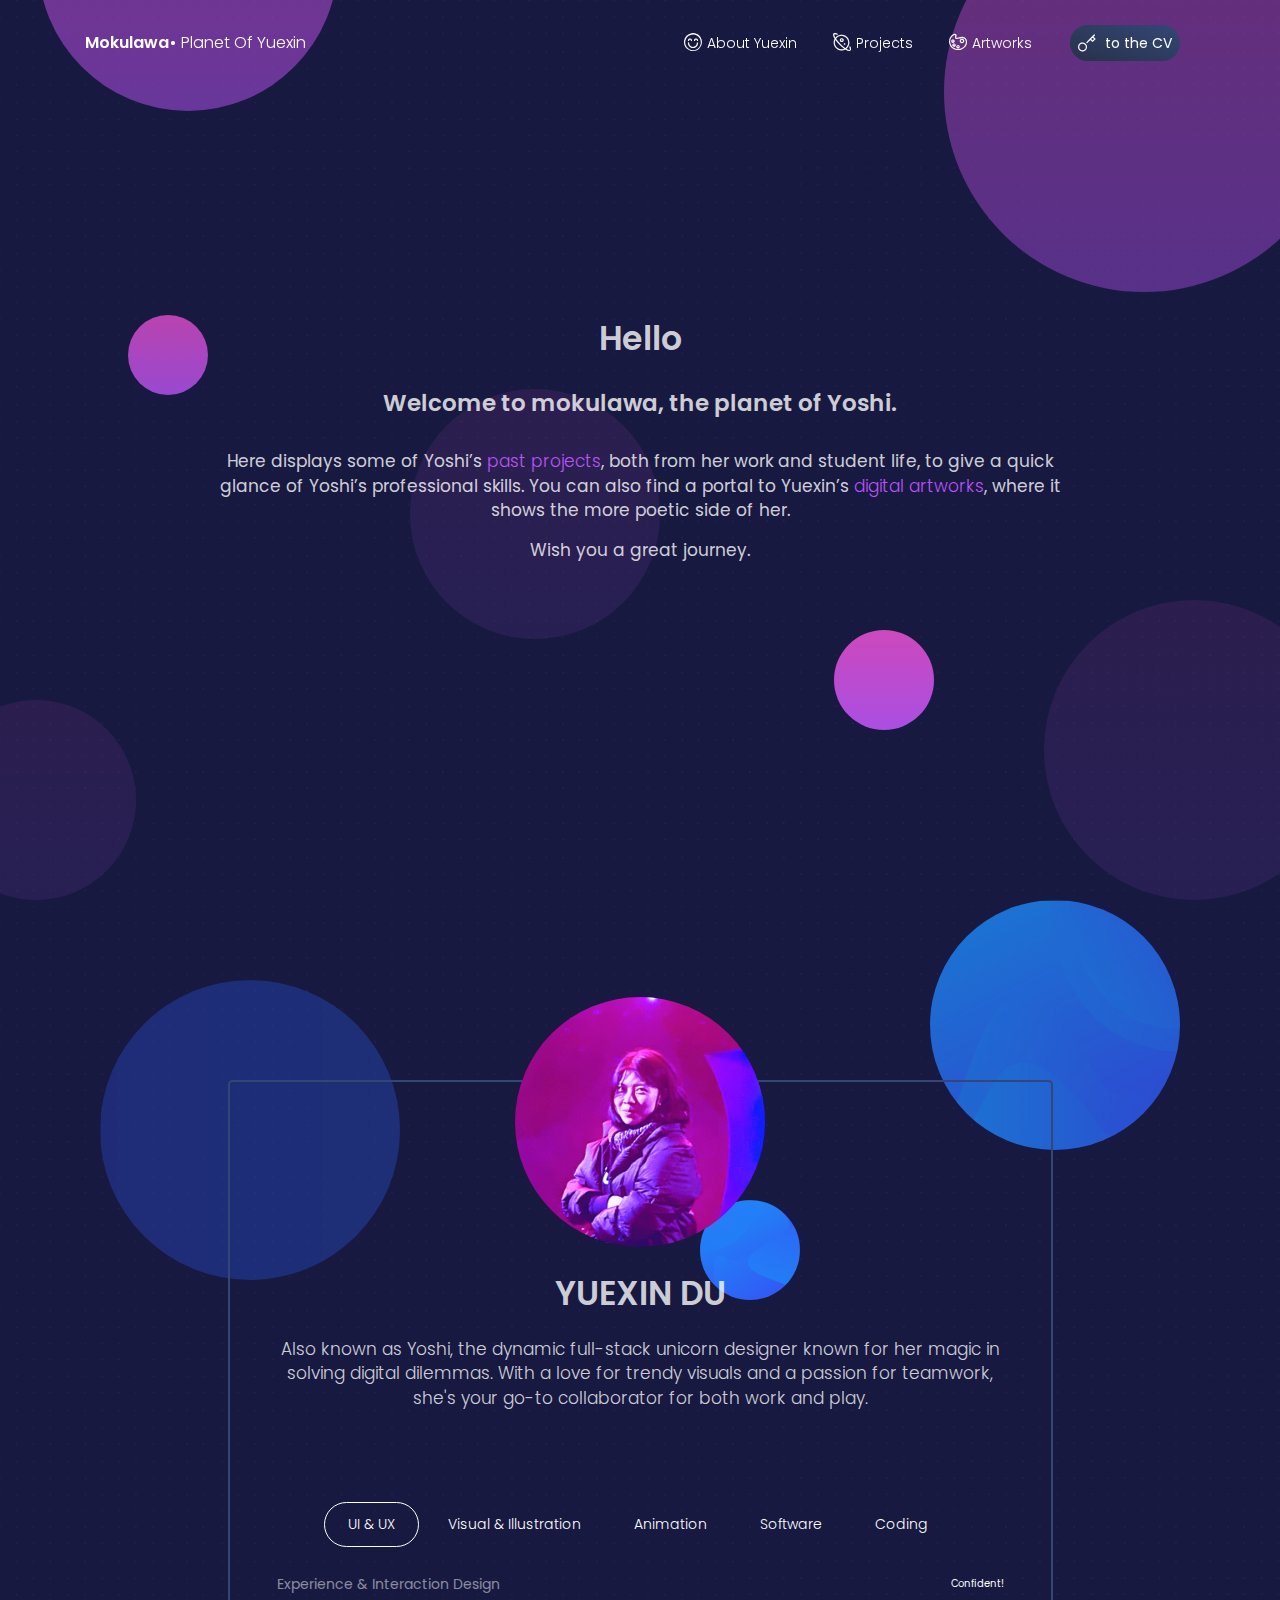
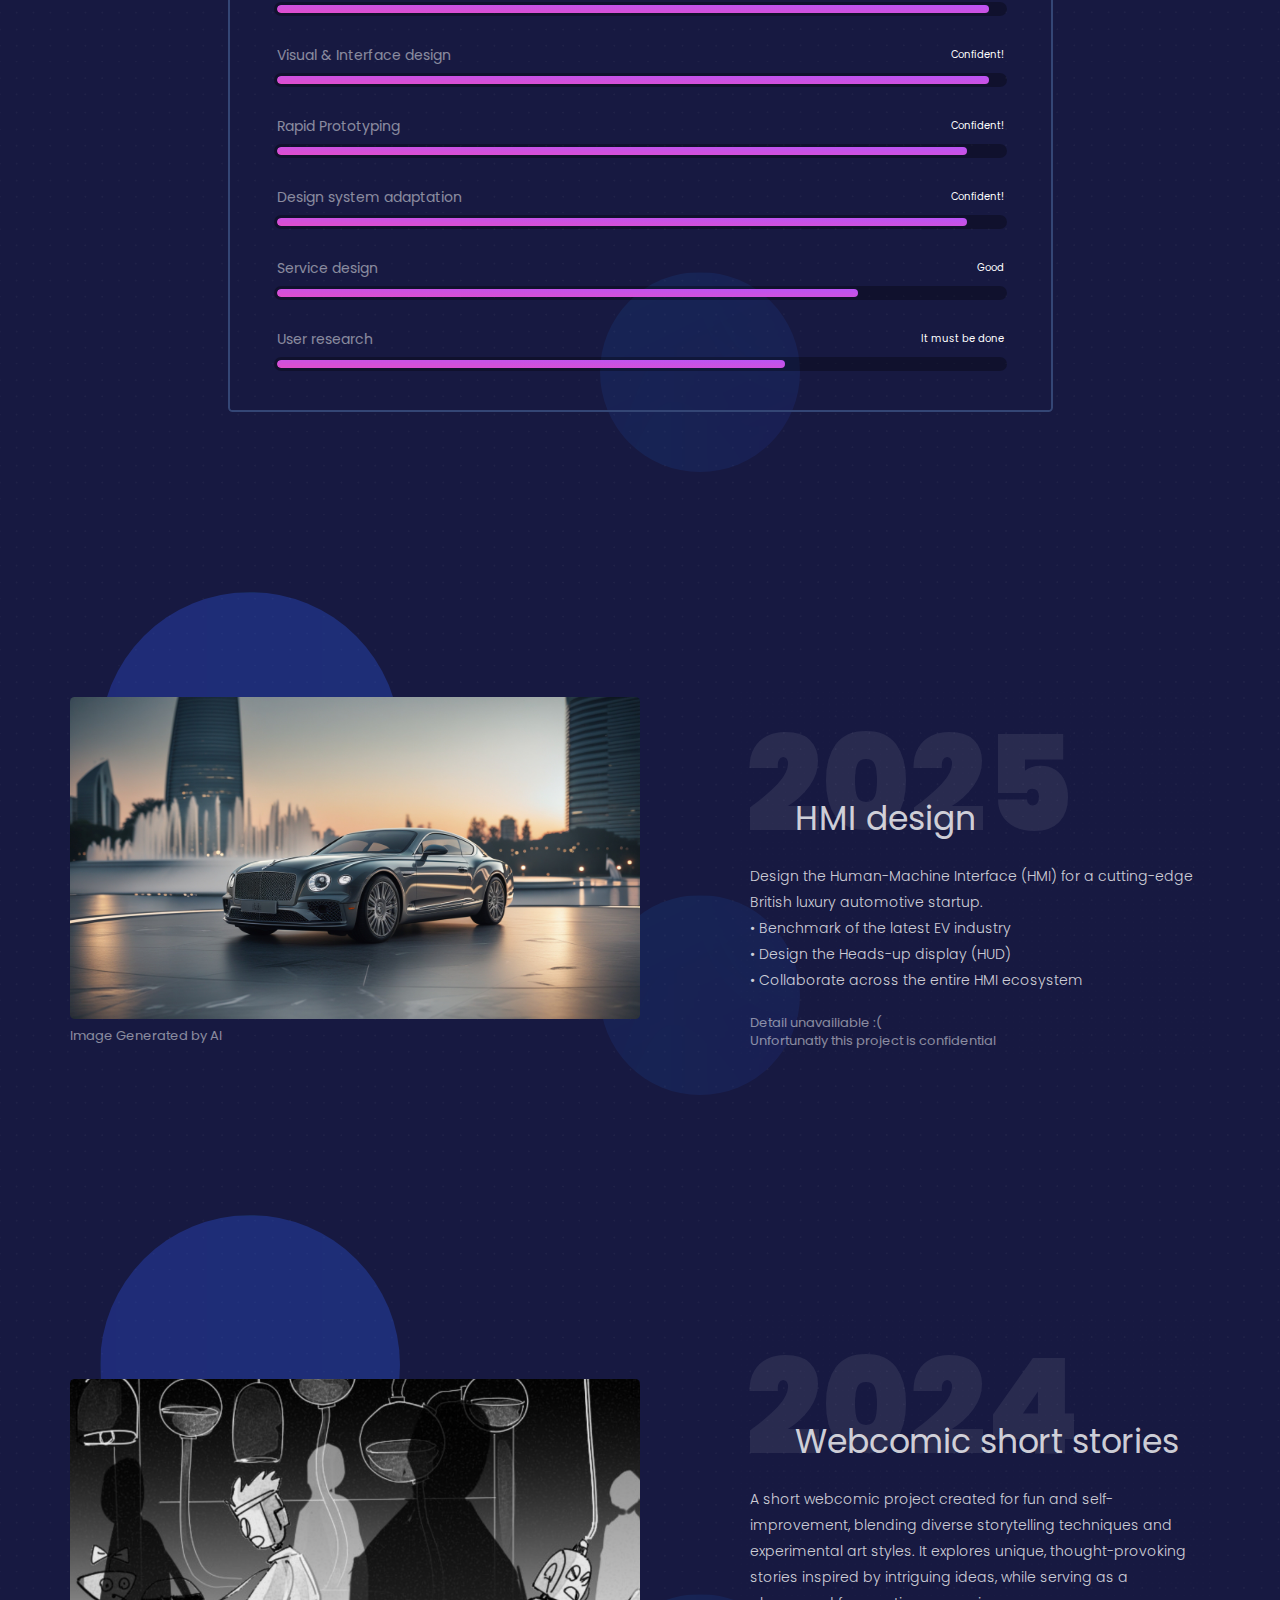
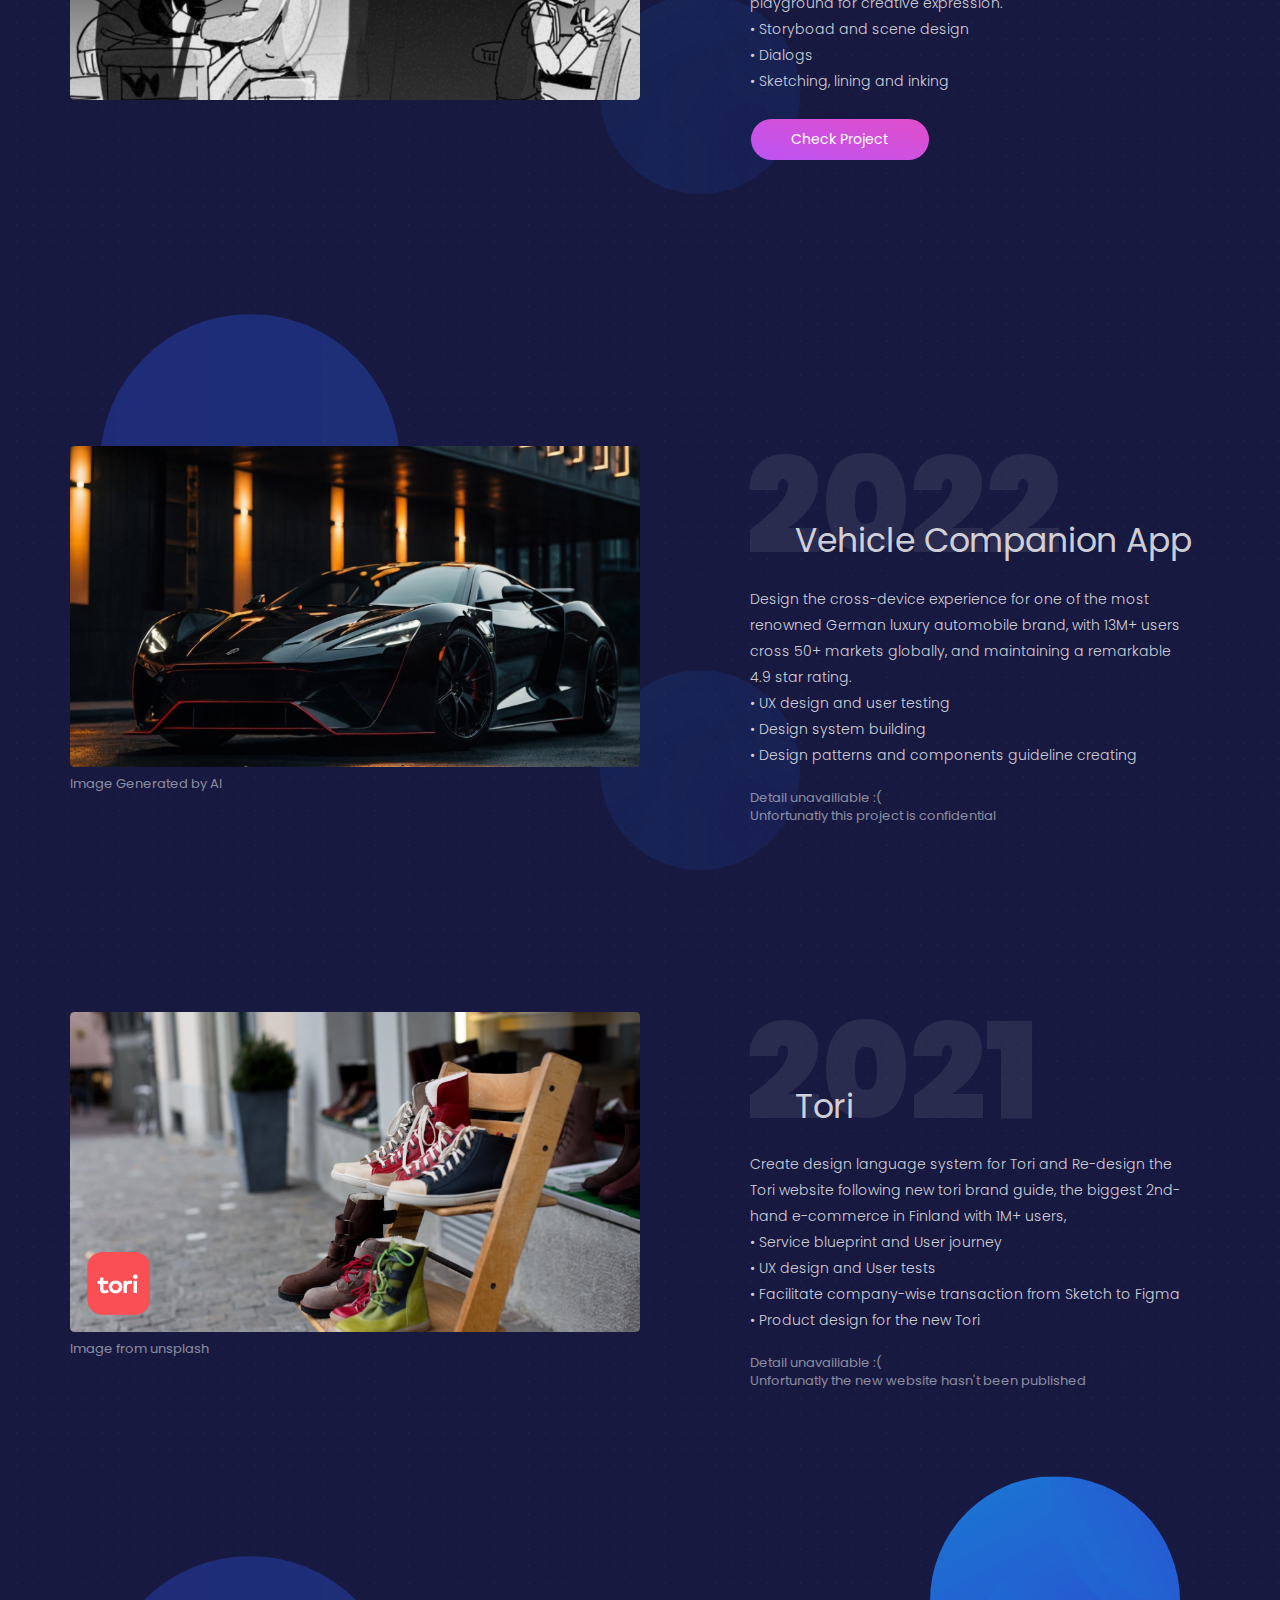
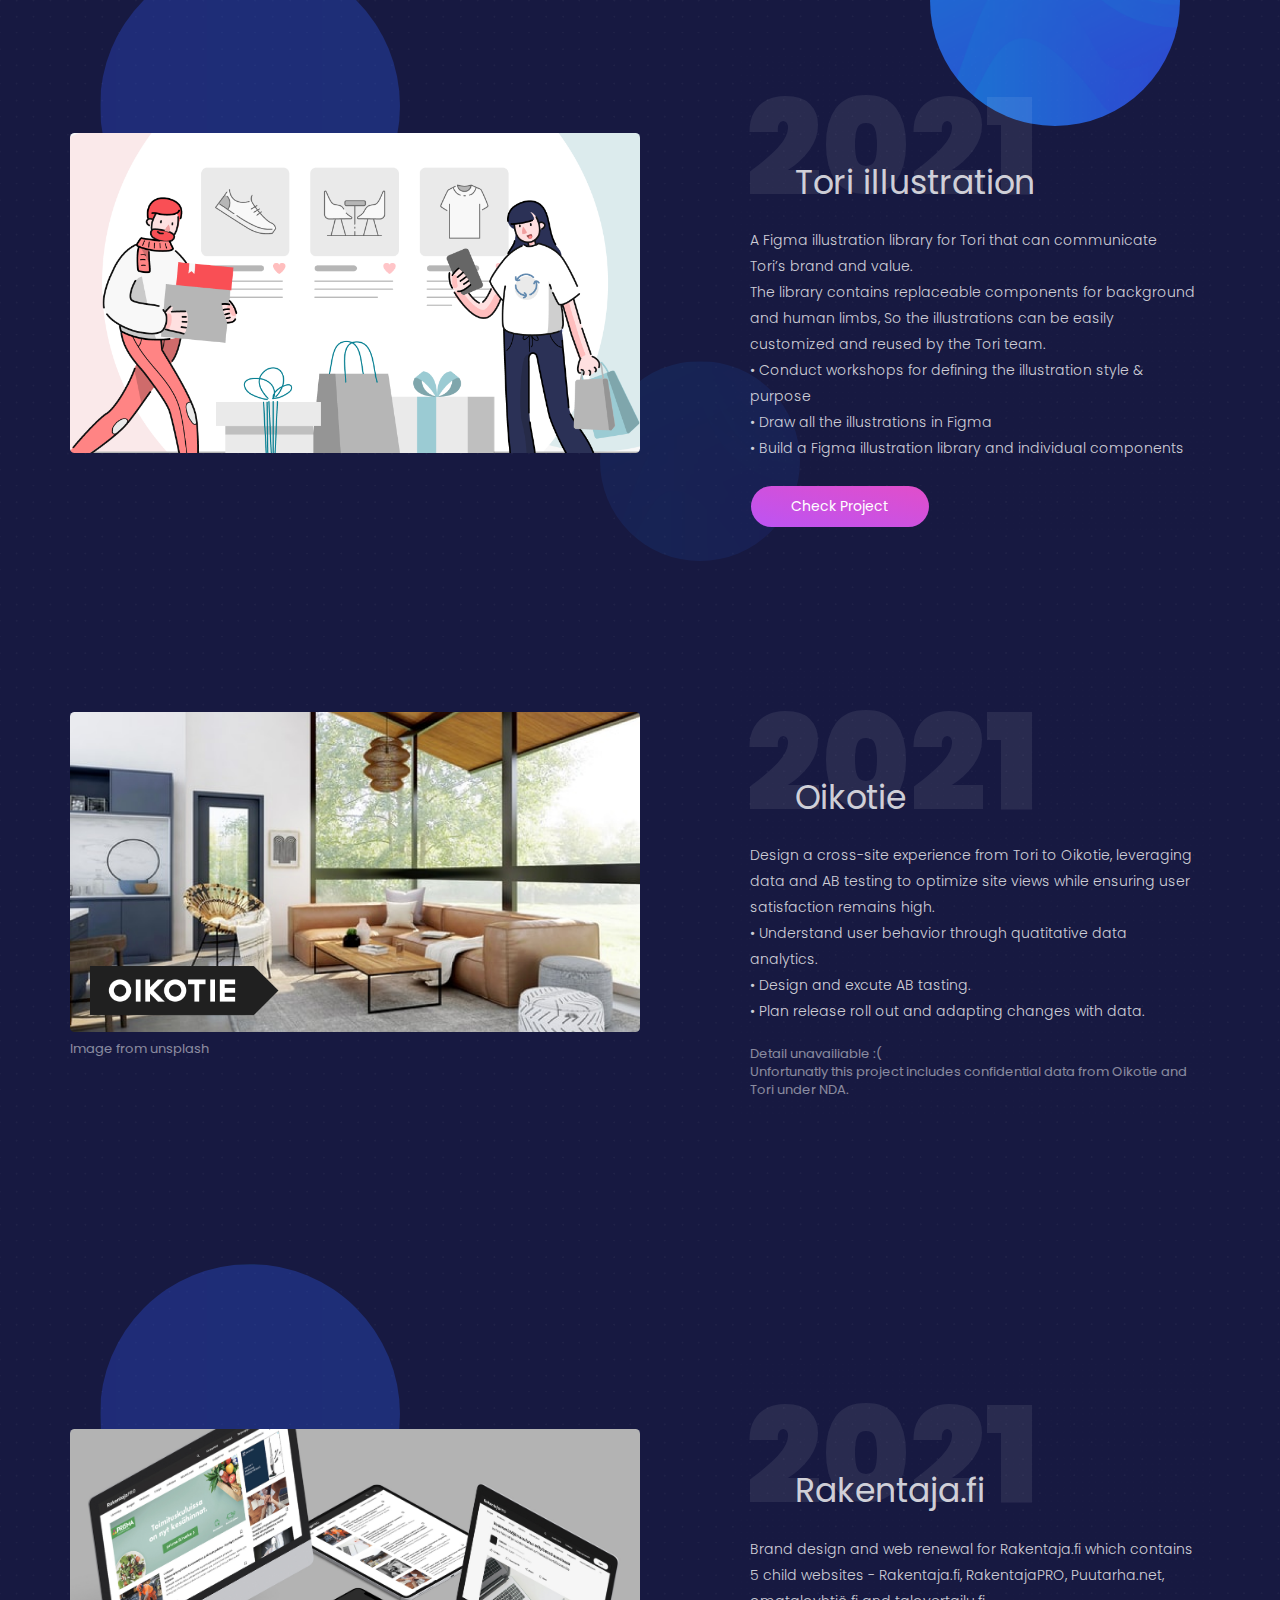
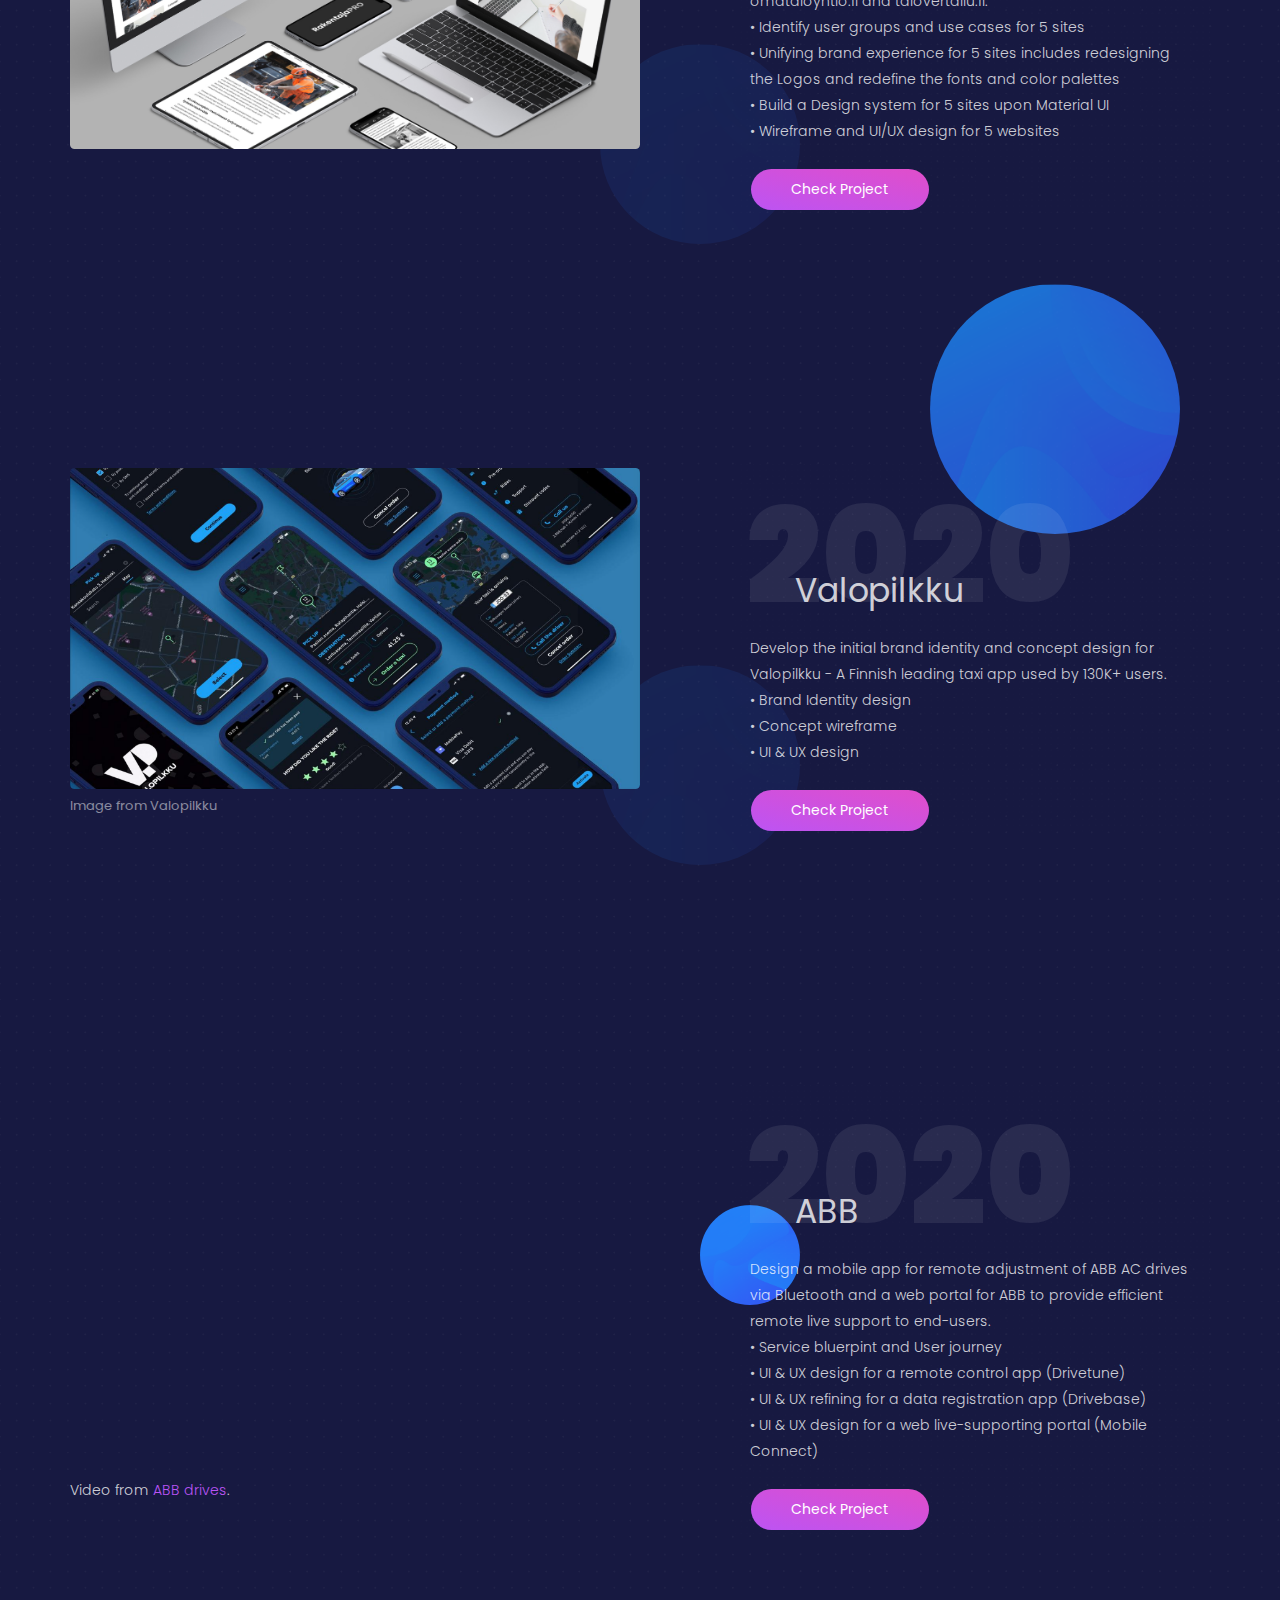
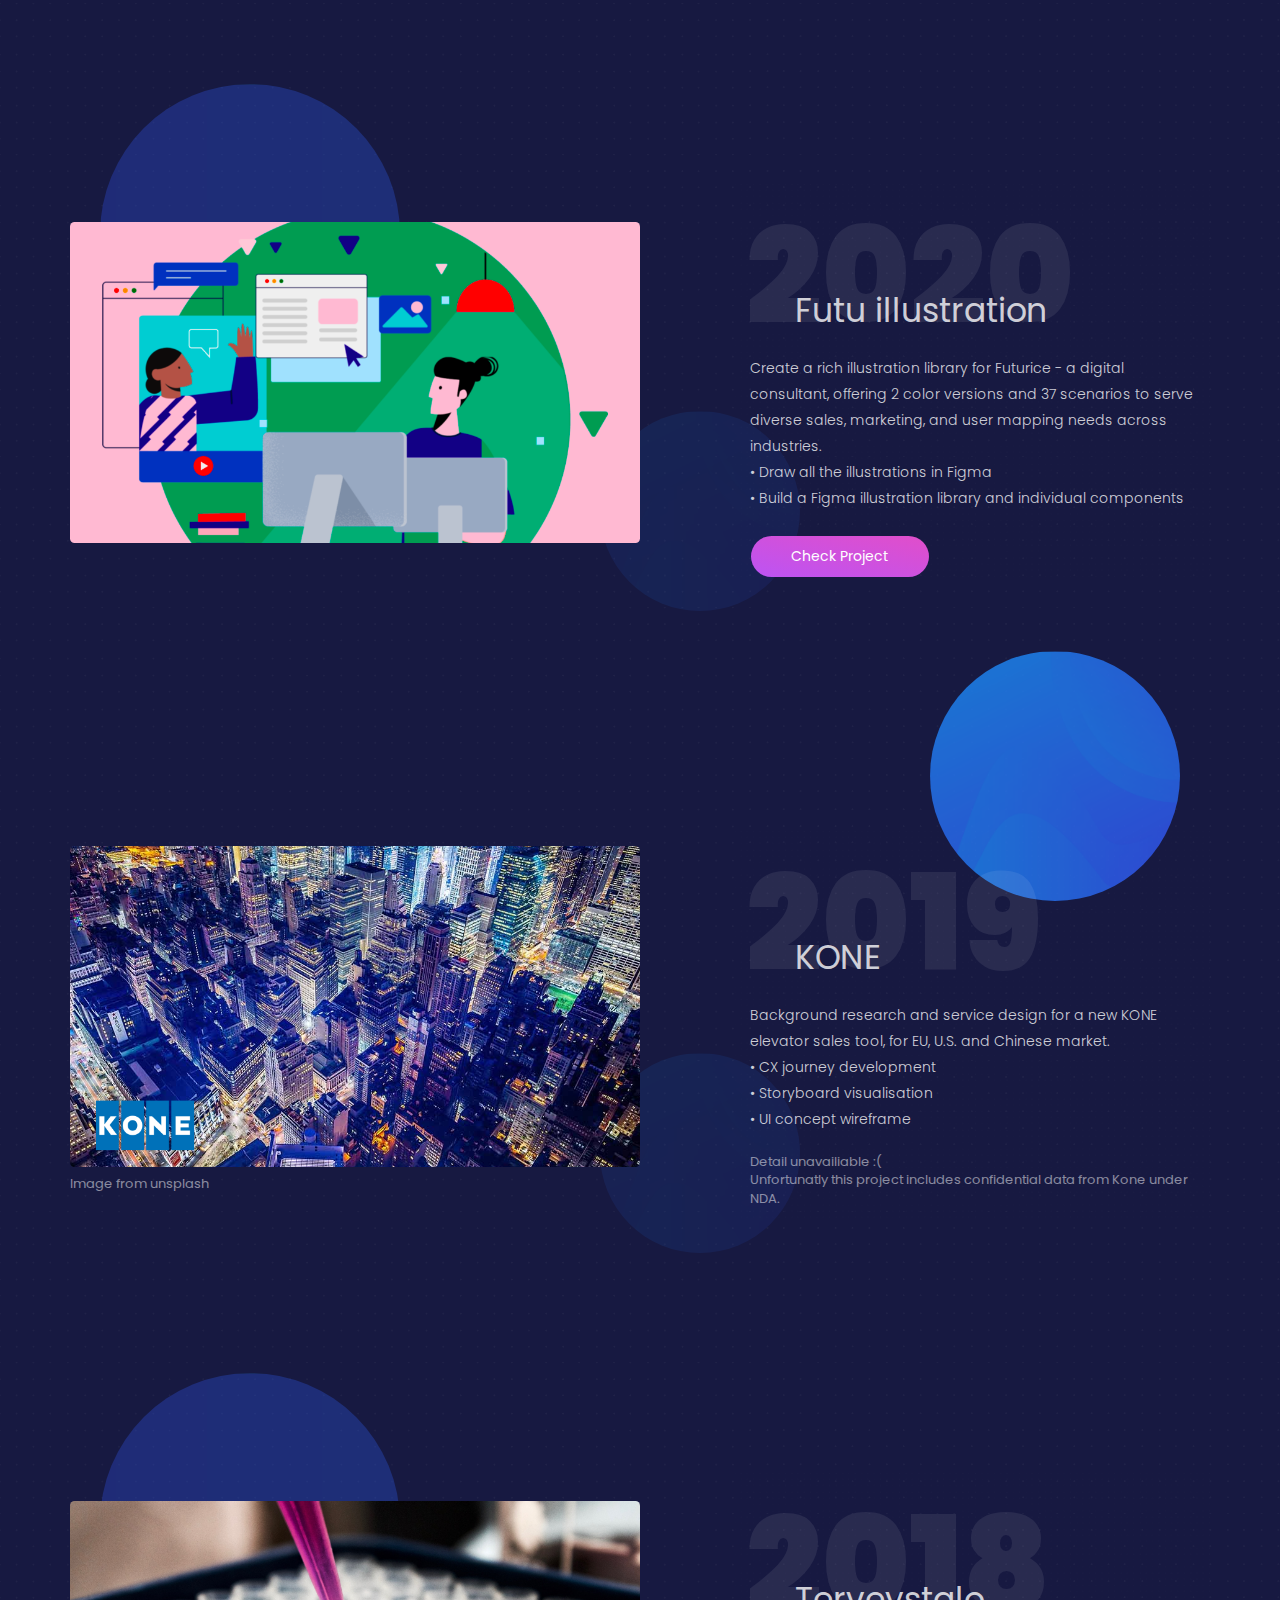
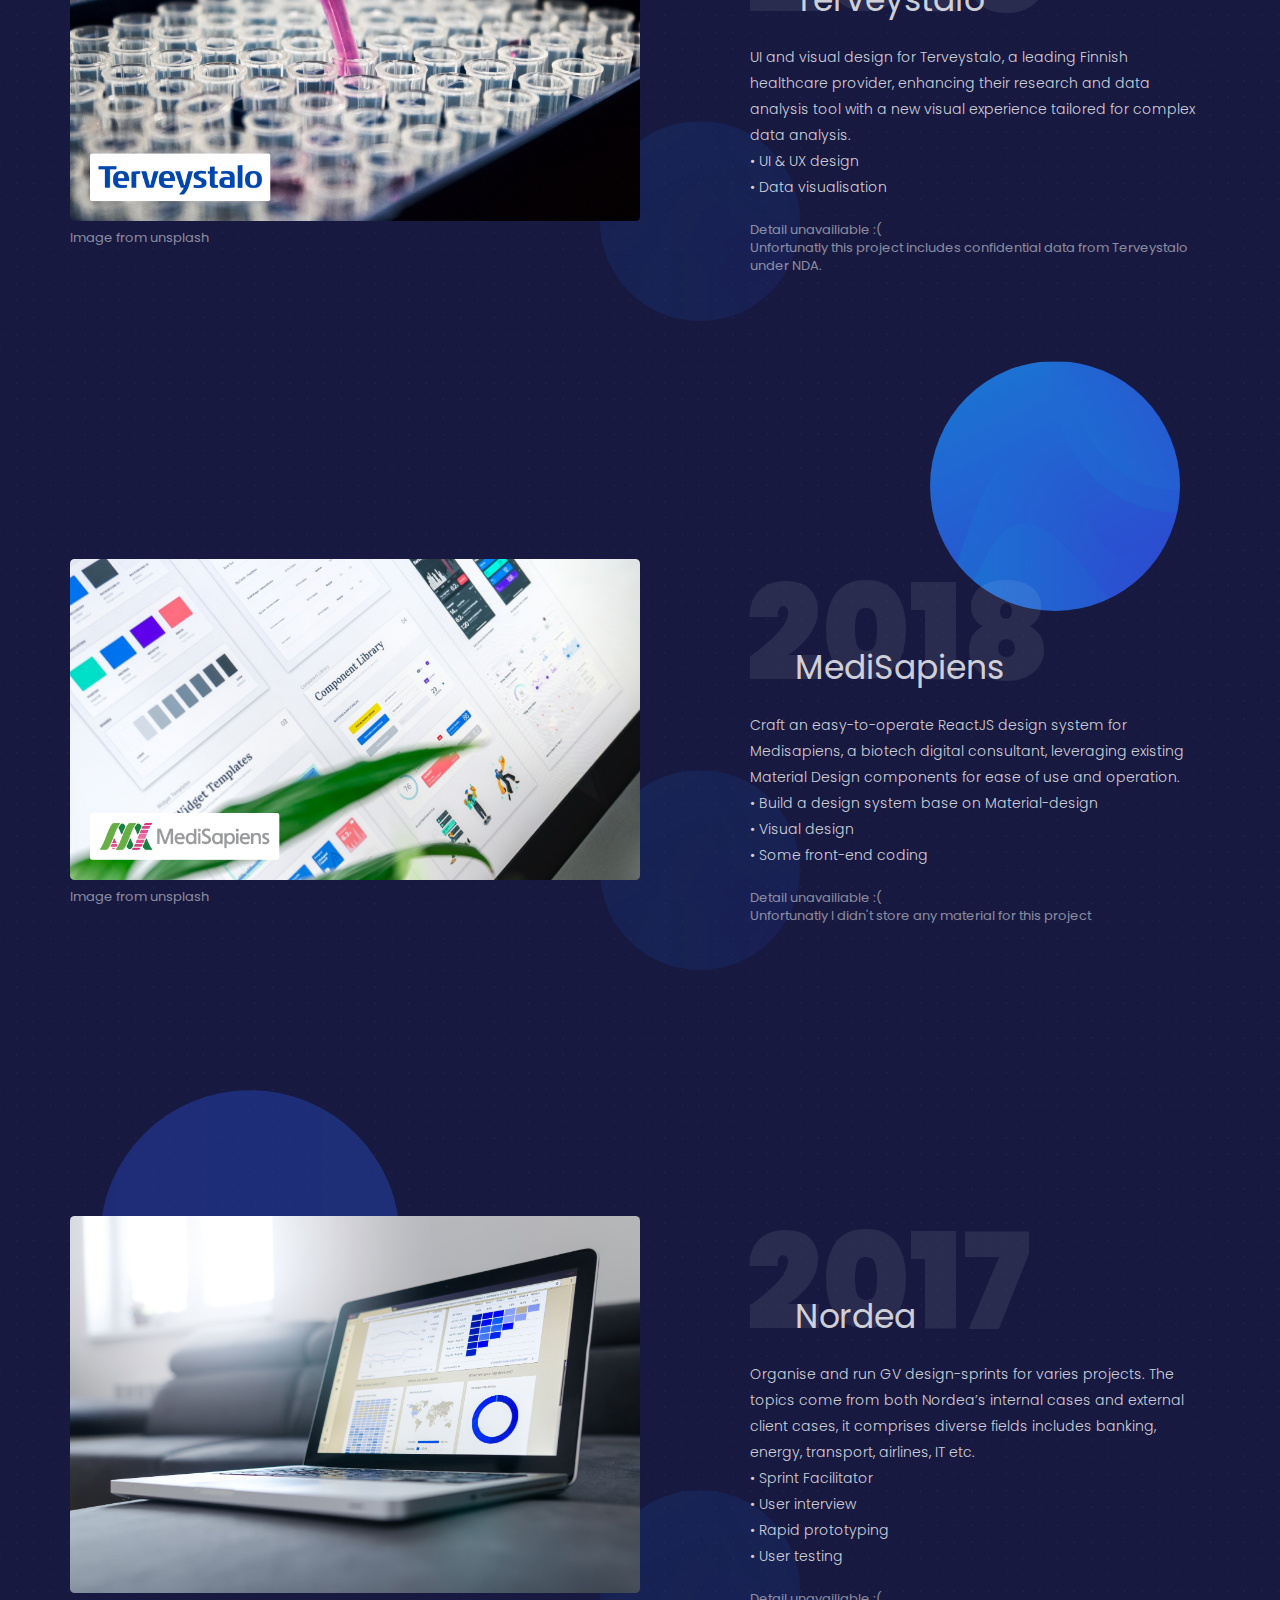
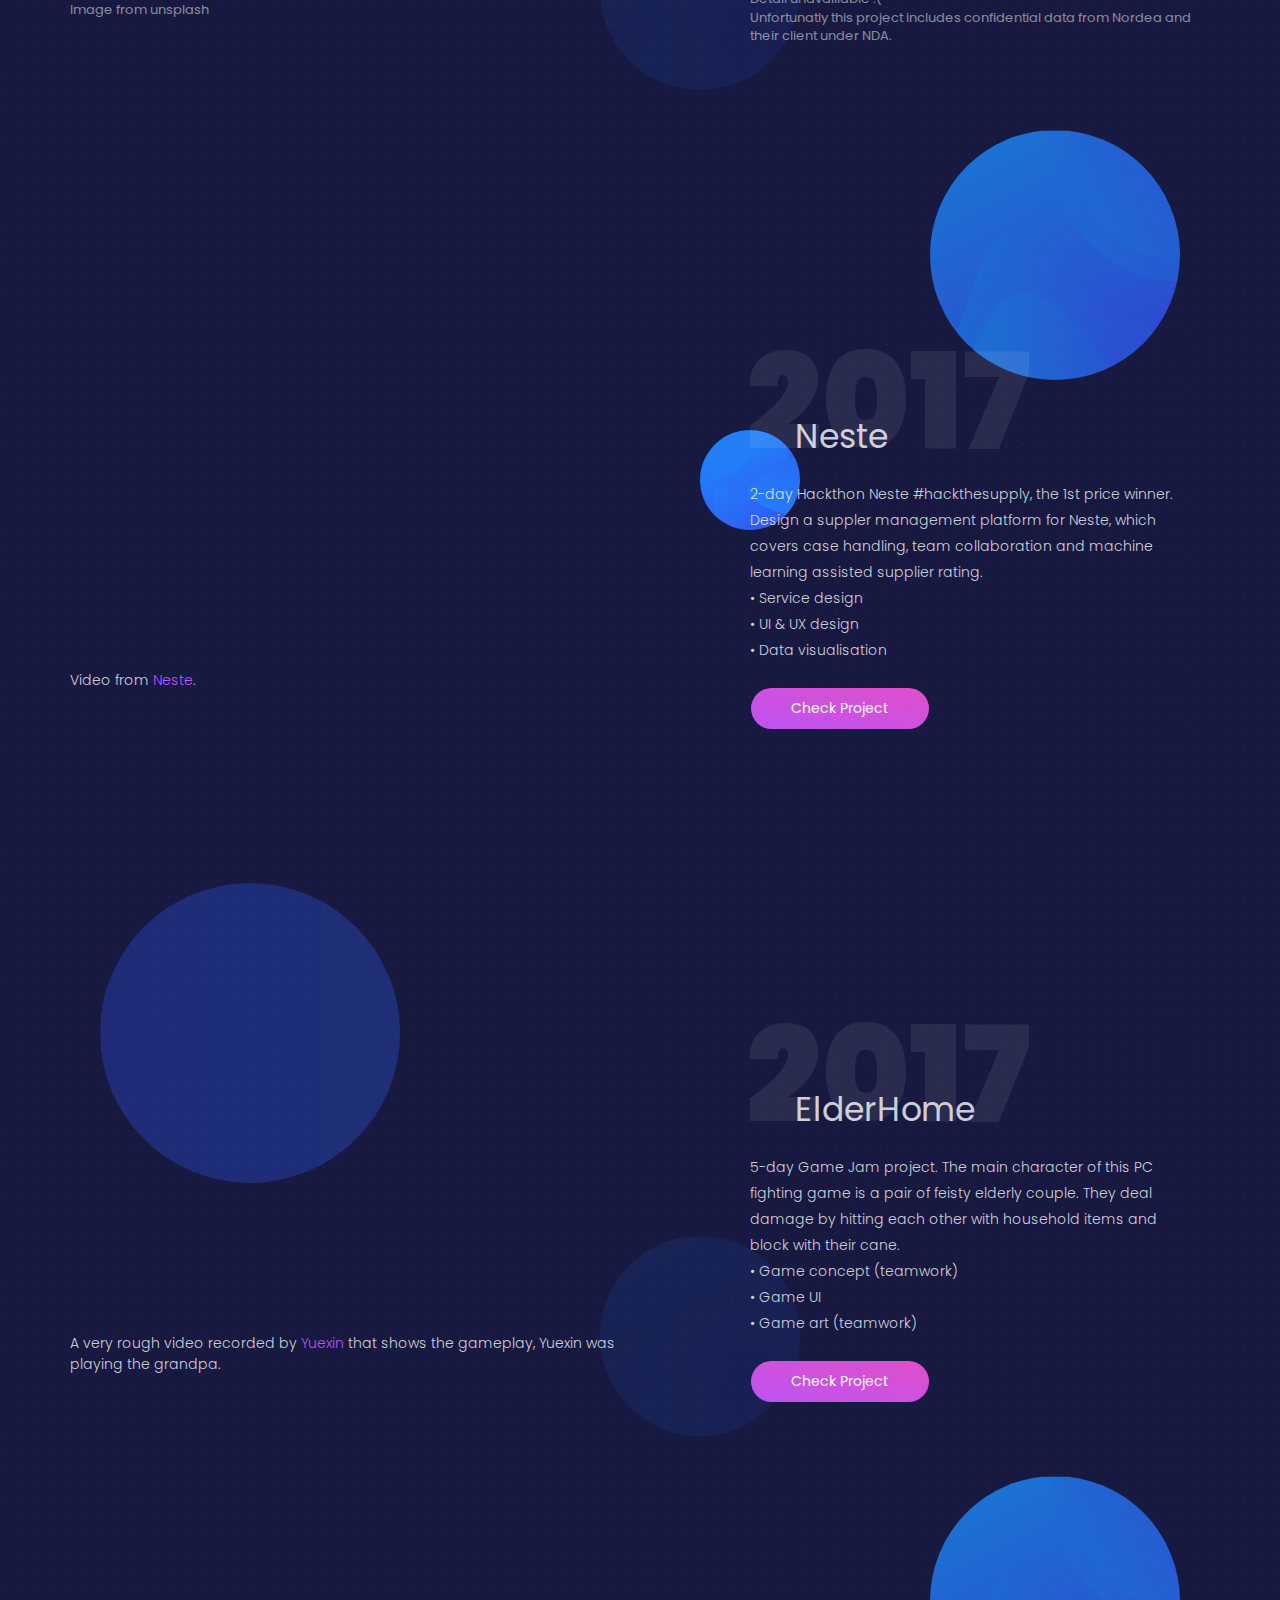
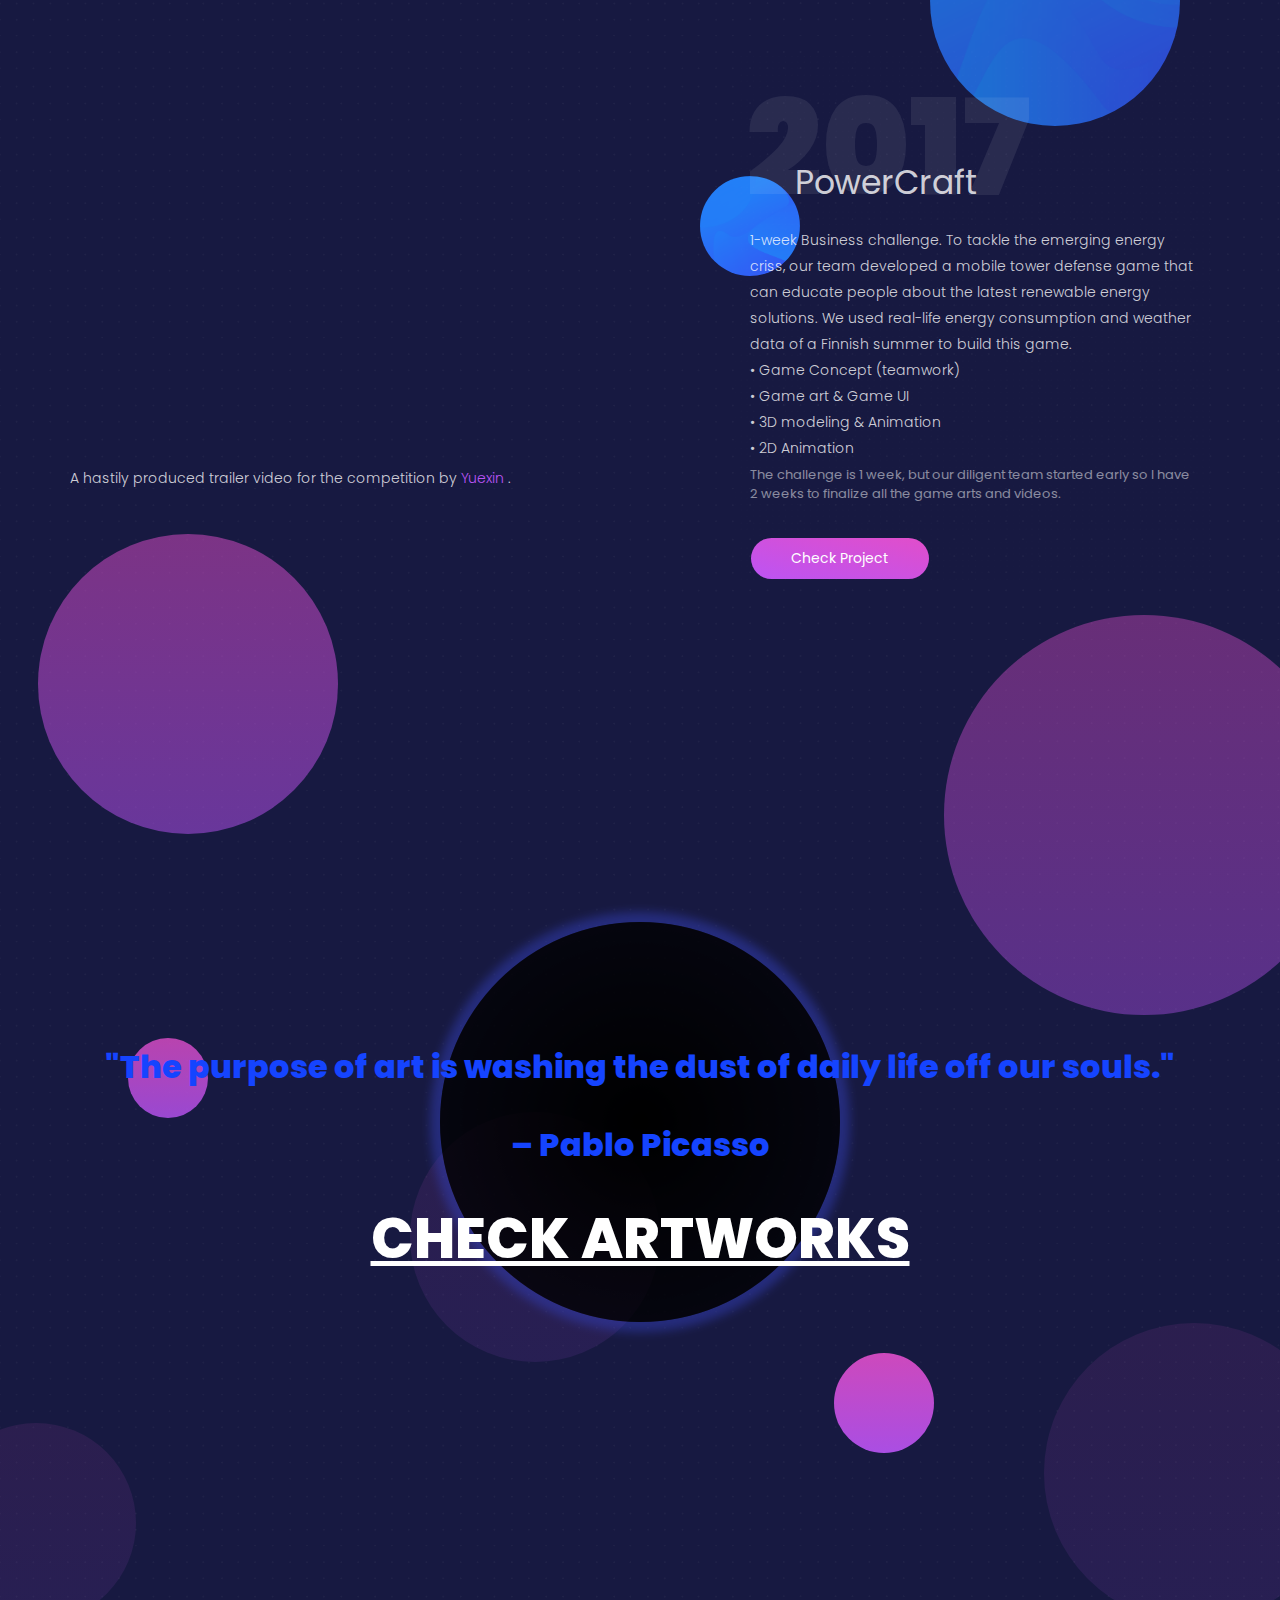
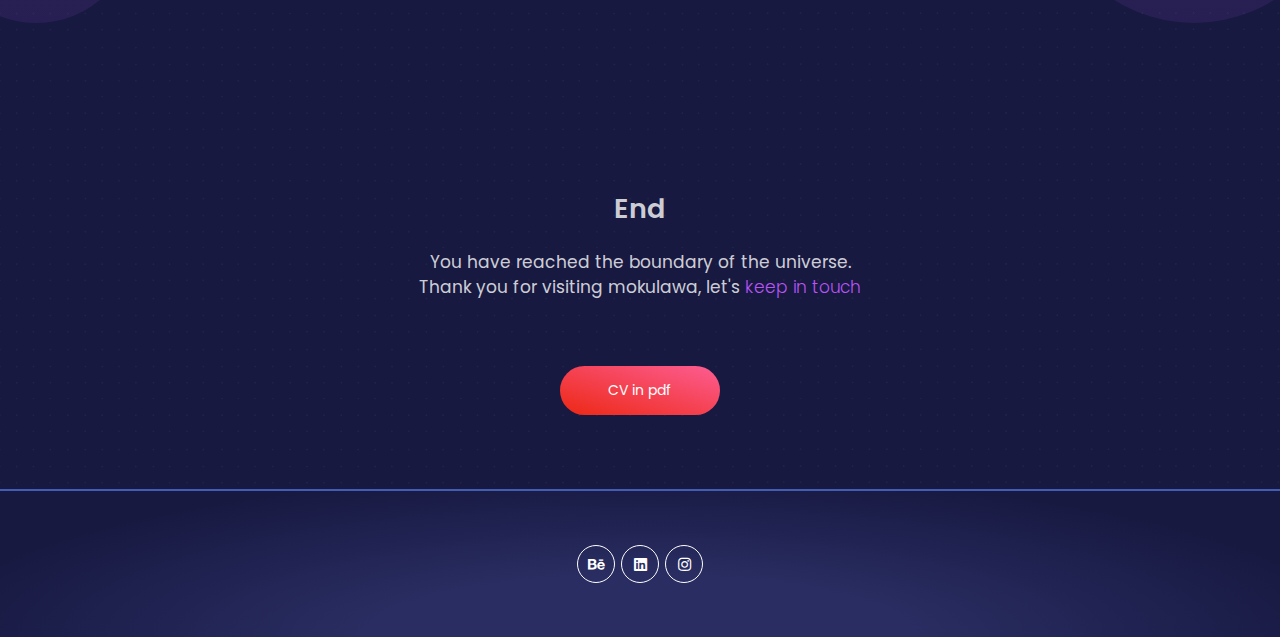
<file: index.html>
<!DOCTYPE html>
<html lang="en">

<head>
  <!-- Primary Meta Tags -->
  <title>Mokulawa • Planet of Yoshi</title>
  <meta name="title" content="Mokulawa • Planet of Yuexin">
  <meta name="description" content="A personal portfolio that displays Yuexin's professional skills and past projects.
  ">

  <!-- Open Graph / Facebook -->
  <meta property="og:type" content="website">
  <meta property="og:url" content="https://mokulawa.github.io/">
  <meta property="og:title" content="Mokulawa • Planet of Yuexin">
  <meta property="og:description" content="A personal portfolio that displays Yuexin's professional skills and past projects.">
  <meta property="og:image" content="./assets/img/yuexin_l.jpg">

  <!-- Twitter -->
  <meta property="twitter:card" content="summary_large_image">
  <meta property="twitter:url" content="https://mokulawa.github.io/">
  <meta property="twitter:title" content="Mokulawa • Planet of Yuexin">
  <meta property="twitter:description" content="A personal portfolio that displays Yuexin's professional skills and past projects.">
  <meta property="twitter:image" content="./assets/img/yuexin_l.jpg">

  <meta charset="utf-8" />
  <meta name="viewport" content="width=device-width, initial-scale=1, shrink-to-fit=no">
  <link rel="apple-touch-icon" sizes="76x76" href="./assets/img/apple-icon.png">
  <link rel="icon" type="image/png" href="./assets/img/favicon.png">
  <title>
    Mokulawa • Planet of Yuexin
  </title>
  <!--     Fonts and icons     -->
  <link href="https://fonts.googleapis.com/css?family=Poppins:200,300,400,600,700,800" rel="stylesheet" />
  <link href="https://use.fontawesome.com/releases/v5.0.6/css/all.css" rel="stylesheet">
  <!-- Nucleo Icons -->
  <link href="./assets/css/nucleo-icons.css" rel="stylesheet" />
  <!-- CSS Files -->
  <link href="./assets/css/blk-design-system.css?v=1.0.0" rel="stylesheet" />
  <!-- CSS Just for demo purpose, don't include it in your project -->
  <link href="./assets/css/customise.css" rel="stylesheet" />

</head>

<body class="index-page">
  <!-- Navbar -->
  <nav class="navbar navbar-expand-lg fixed-top navbar-transparent " color-on-scroll="100">
    <div class="container">
      <div class="navbar-translate">
        <a class="navbar-brand" href="#" rel="tooltip" title="Portfolio of Yuexin Du" data-placement="bottom">
          <span>Mokulawa•</span> Planet of Yuexin
        </a>
        <button class="navbar-toggler navbar-toggler" type="button" data-toggle="collapse" data-target="#navigation" aria-controls="navigation-index" aria-expanded="false" aria-label="Toggle navigation">
          <span class="navbar-toggler-bar bar1"></span>
          <span class="navbar-toggler-bar bar2"></span>
          <span class="navbar-toggler-bar bar3"></span>
        </button>
      </div>
      <div class="collapse navbar-collapse justify-content-end" id="navigation">
        <div class="navbar-collapse-header">
          <div class="row">
            <div class="col-6 collapse-brand">
              <a>
                Mokulawa •
              </a>
            </div>
            <div class="col-6 collapse-close text-right">
              <button type="button" class="navbar-toggler" data-toggle="collapse" data-target="#navigation" aria-controls="navigation-index" aria-expanded="false" aria-label="Toggle navigation">
                <i class="tim-icons icon-simple-remove"></i>
              </button>
            </div>
          </div>
        </div>
        <ul class="navbar-nav ml-auto">
          <li class="nav-item">
            <a class="nav-link" href="javascript:void(0)" onclick="scrollToProfile()">
              <i class="tim-icons icon-satisfied"></i> About Yuexin
            </a>
          </li>
          <li class="nav-item">
            <a class="nav-link" href="javascript:void(0)" onclick="scrollToProject()">
              <i class="tim-icons icon-planet"></i> Projects
            </a>
          </li>
          <li class="nav-item">
            <a class="nav-link" href="javascript:void(0)" onclick="scrollToArt()">
              <i class="tim-icons icon-palette"></i> Artworks
            </a>
          </li>
          <li class="nav-item">
            <a class="nav-link btn btn-default btn-round d-none d-lg-block" href="javascript:void(0)" onclick="scrollToDownload()">
              <i class="tim-icons icon-key-25"></i> to the CV
            </a>
          </li>
        </ul>
      </div>
    </div>
  </nav>
  <!-- Greeting -->
  <div class="wrapper">
    <div class="page-header header-filter">
      <div class="squares square1"></div>
      <div class="squares square2"></div>
      <div class="squares square3"></div>
      <div class="squares square4"></div>
      <div class="squares square5"></div>
      <div class="squares square6"></div>
      <div class="squares square7"></div>
      <div class="container">
       <div class="content-center ">
          <h1 class="h1-seo font-weight-bold">Hello</h1>
          <h3 class="font-weight-bold">Welcome to mokulawa, the planet of Yoshi.</h3>
          <h4>Here displays some of Yoshi’s <a href="javascript:void(0)" onclick="scrollToProject()">past projects</a>, both from her work and student life, to give a quick glance of Yoshi’s professional skills. You can also find a portal to Yuexin’s<a href="javascript:void(0)" onclick="scrollToArt()"> digital artworks</a>, where it shows the more poetic side of her. </h4>
          <h4> Wish you a great journey. 
          </h4>
        </div>
      </div>
    </div>
  </div> 

    <!-- Yuexin intro-->
    <div class="section section-signup">
      <div class="squares square-1"></div>
      <div class="squares square-2"></div>
      <div class="squares square-3"></div>
      <div class="squares square-4"></div>
      <div class="container align-items-center">
        <div class="row">
          <div class="col-lg-9 col-md-12 ml-auto mr-auto">
            <div class="card card-coin card-plain">
              <div class="card-header">
                <img src="./assets/img/yuexin.jpg" class="img-center img-fluid rounded-circle" style="width: 250px;">
                <h1 class="title text-center">YUEXIN DU</h4>
                  <p class="text-center h4 font-weight-light ">Also known as Yoshi, the dynamic full-stack unicorn designer known for her magic in solving digital dilemmas. With a love for trendy visuals and a passion for teamwork, she's your go-to collaborator for both work and play. 
                  </p>
              </div>
              <div class="card-body">
                <div class="btn-wrapper pt-3">
                <ul class="nav nav-tabs justify-content-center">
                  <li class="nav-item">
                    <a class="nav-link active" data-toggle="tab" href="#linka">
                    UI & UX
                    </a>
                  </li>
                  <li class="nav-item">
                    <a class="nav-link" data-toggle="tab" href="#linkb">
                    Visual & Illustration
                    </a>
                  </li>
                  <li class="nav-item">
                    <a class="nav-link" data-toggle="tab" href="#linkc">
                    Animation
                    </a>
                  </li>
                  <li class="nav-item">
                    <a class="nav-link" data-toggle="tab" href="#linkd">
                    Software
                    </a>
                  </li> 
                  <li class="nav-item">
                    <a class="nav-link" data-toggle="tab" href="#linke">
                     Coding
                    </a>
                  </li>
                </ul>
                <div class="tab-content tab-subcategories">
                   <!--UI & UX-->
                  <div class="tab-pane active" id="linka">
                    <div class="progress-container progress-primary">
                      <span >Experience & Interaction Design</span>
                      <div class="progress">
                        <div class="progress-bar progress-bar-warning" role="progressbar" aria-valuenow="60" aria-valuemin="0" aria-valuemax="100" style="width: 98%;">
                          <span class="progress-value">Confident!</span>
                        </div>
                      </div>
                    </div>
                    <div class="progress-container progress-primary">
                      <span >Visual & Interface design</span>
                      <div class="progress">
                        <div class="progress-bar progress-bar-warning" role="progressbar" aria-valuenow="60" aria-valuemin="0" aria-valuemax="100" style="width: 98%;">
                          <span class="progress-value">Confident!</span>
                        </div>
                      </div>
                    </div>
                    <div class="progress-container progress-primary">
                      <span >Rapid Prototyping</span>
                      <div class="progress">
                        <div class="progress-bar progress-bar-warning" role="progressbar" aria-valuenow="60" aria-valuemin="0" aria-valuemax="100" style="width: 95%;">
                          <span class="progress-value">Confident!</span>
                        </div>
                      </div>
                    </div>
                    <div class="progress-container progress-primary">
                      <span >Design system adaptation</span>
                      <div class="progress">
                        <div class="progress-bar progress-bar-warning" role="progressbar" aria-valuenow="60" aria-valuemin="0" aria-valuemax="100" style="width: 95%;">
                          <span class="progress-value">Confident!</span>
                        </div>
                      </div>
                    </div>
                    <div class="progress-container progress-primary">
                      <span >Service design</span>
                      <div class="progress">
                        <div class="progress-bar progress-bar-warning" role="progressbar" aria-valuenow="60" aria-valuemin="0" aria-valuemax="100" style="width: 80%;">
                          <span class="progress-value">Good</span>
                        </div>
                      </div>
                    </div>
                    <div class="progress-container progress-primary">
                      <span >User research</span>
                      <div class="progress">
                        <div class="progress-bar progress-bar-warning" role="progressbar" aria-valuenow="60" aria-valuemin="0" aria-valuemax="100" style="width: 70%;">
                          <span class="progress-value">It must be done </span>
                        </div>
                      </div>
                    </div>
                  </div>

                   <!--Visual & illustration-->
                  <div class="tab-pane" id="linkb">
                    <div class="progress-container progress-danger">
                      <span >Digital Painting</span>
                      <div class="progress">
                        <div class="progress-bar progress-bar-warning" role="progressbar" aria-valuenow="60" aria-valuemin="0" aria-valuemax="100" style="width: 95%;">
                          <span class="progress-value">I love it!</span>
                        </div>
                      </div>
                    </div>
                    <div class="progress-container progress-danger">
                      <span >Vector Illustratoin</span>
                      <div class="progress">
                        <div class="progress-bar progress-bar-warning" role="progressbar" aria-valuenow="60" aria-valuemin="0" aria-valuemax="100" style="width: 88%;">
                          <span class="progress-value">I like it!</span>
                        </div>
                      </div>
                    </div>
                    <div class="progress-container progress-danger">
                      <span >Comic drawing</span>
                      <div class="progress">
                        <div class="progress-bar progress-bar-warning" role="progressbar" aria-valuenow="60" aria-valuemin="0" aria-valuemax="100" style="width: 85%;">
                          <span class="progress-value">it's fun </span>
                        </div>
                      </div>
                    </div>
                    <div class="progress-container progress-danger">
                      <span >Graphic Design</span>
                      <div class="progress">
                        <div class="progress-bar progress-bar-warning" role="progressbar" aria-valuenow="60" aria-valuemin="0" aria-valuemax="100" style="width: 80%;">
                          <span class="progress-value">It's fun, sometime</span>
                        </div>
                      </div>
                    </div>
                  </div>

                  <!--Animation-->
                  <div class="tab-pane" id="linkc">
                    <div class="progress-container progress-success">
                      <span >UI Animation (Figma, Protopie)</span>
                      <div class="progress">
                        <div class="progress-bar progress-bar-warning" role="progressbar" aria-valuenow="60" aria-valuemin="0" aria-valuemax="100" style="width: 90%;">
                          <span class="progress-value">Quite good!</span>
                        </div>
                      </div>
                    </div>
                    <div class="progress-container progress-success">
                      <span > 2D Animation (Adobe AE)</span>
                      <div class="progress">
                        <div class="progress-bar progress-bar-warning" role="progressbar" aria-valuenow="60" aria-valuemin="0" aria-valuemax="100" style="width: 75%;">
                          <span class="progress-value">Ok-ish</span>
                        </div>
                      </div>
                    </div>
                    <div class="progress-container progress-success">
                      <span > 3D Animation (Blender)</span>
                      <div class="progress">
                        <div class="progress-bar progress-bar-warning" role="progressbar" aria-valuenow="60" aria-valuemin="0" aria-valuemax="100" style="width: 60%;">
                          <span class="progress-value">Need to catch back</span>
                        </div>
                      </div>
                    </div>
                    <div class="progress-container progress-success">
                      <span > Frame-by-frame Animation</span>
                      <div class="progress">
                        <div class="progress-bar progress-bar-warning" role="progressbar" aria-valuenow="60" aria-valuemin="0" aria-valuemax="100" style="width: 55%;">
                          <span class="progress-value">It's fun</span>
                        </div>
                      </div>
                    </div>
                   </div>

                    <!--Software-->

                    <div class="tab-pane" id="linkd">
                      <div class="progress-container progress-warning">
                        <span >Figma</span>
                        <div class="progress">
                          <div class="progress-bar progress-bar-warning" role="progressbar" aria-valuenow="60" aria-valuemin="0" aria-valuemax="100" style="width: 98%;">
                            <span class="progress-value">Pro</span>
                          </div>
                        </div>
                      </div>
                      <div class="progress-container progress-warning">
                        <span >Adobe Photoshop</span>
                        <div class="progress">
                          <div class="progress-bar progress-bar-warning" role="progressbar" aria-valuenow="60" aria-valuemin="0" aria-valuemax="100" style="width: 95%;">
                            <span class="progress-value">Use daily</span>
                          </div>
                        </div>
                      </div>
                      <div class="progress-container progress-warning">
                        <span >Sketch</span>
                        <div class="progress">
                          <div class="progress-bar progress-bar-warning" role="progressbar" aria-valuenow="60" aria-valuemin="0" aria-valuemax="100" style="width: 93%;">
                            <span class="progress-value">I prefer Figma</span>
                          </div>
                        </div>
                      </div>
                      <div class="progress-container progress-warning">
                        <span >Adobe Illustrator</span>
                        <div class="progress">
                          <div class="progress-bar progress-bar-warning" role="progressbar" aria-valuenow="60" aria-valuemin="0" aria-valuemax="100" style="width: 90%;">
                            <span class="progress-value">Use only when Figma can't do</span>
                          </div>
                        </div>
                      </div>
                      <div class="progress-container progress-warning">
                        <span >Adobe AfterEffect</span>
                        <div class="progress">
                          <div class="progress-bar progress-bar-warning" role="progressbar" aria-valuenow="60" aria-valuemin="0" aria-valuemax="100" style="width: 75%;">
                            <span class="progress-value">So so</span>
                          </div>
                        </div>
                      </div>
                      <div class="progress-container progress-warning">
                        <span >Blender</span>
                        <div class="progress">
                          <div class="progress-bar progress-bar-warning" role="progressbar" aria-valuenow="60" aria-valuemin="0" aria-valuemax="100" style="width: 65%;">
                            <span class="progress-value">Need to catch back</span>
                          </div>
                        </div>
                      </div>
                      <div class="progress-container progress-warning">
                        <span >Unity</span>
                        <div class="progress">
                          <div class="progress-bar progress-bar-warning" role="progressbar" aria-valuenow="60" aria-valuemin="0" aria-valuemax="100" style="width: 60%;">
                            <span class="progress-value">Need to catch back</span>
                          </div>
                        </div>
                      </div>
                      <div class="progress-container progress-warning">
                        <span >Adobe Animation</span>
                        <div class="progress">
                          <div class="progress-bar progress-bar-warning" role="progressbar" aria-valuenow="60" aria-valuemin="0" aria-valuemax="100" style="width: 55%;">
                            <span class="progress-value">Didn't touch for years</span>
                          </div>
                        </div>
                      </div>
                      <div class="progress-container progress-warning">
                        <span >3Ds MAX</span>
                        <div class="progress">
                          <div class="progress-bar progress-bar-warning" role="progressbar" aria-valuenow="60" aria-valuemin="0" aria-valuemax="100" style="width: 40%;">
                            <span class="progress-value">Didn't touch for years</span>
                          </div>
                        </div>
                      </div>
                      <div class="progress-container progress-warning">
                        <span>Zbrush</span>
                        <div class="progress">
                          <div class="progress-bar progress-bar-warning" role="progressbar" aria-valuenow="60" aria-valuemin="0" aria-valuemax="100" style="width: 20%;">
                            <span class="progress-value">Still need to learn</span>
                          </div>
                        </div>
                      </div>
                      <p class="height:80px text-center">And more, can't note them all here, please ask me in person :)</p>
                    </div>
                  
                   <!--code-->
                  <div class="tab-pane" id="linke">
                    <div class="progress-container progress-info">
                      <span >HTML</span>
                      <div class="progress">
                        <div class="progress-bar progress-bar-warning" role="progressbar" aria-valuenow="60" aria-valuemin="0" aria-valuemax="100" style="width: 98%;">
                          <span class="progress-value">Quite good!</span>
                        </div>
                      </div>
                    </div>
                    <div class="progress-container progress-info">
                      <span >CSS</span>
                      <div class="progress">
                        <div class="progress-bar progress-bar-warning" role="progressbar" aria-valuenow="60" aria-valuemin="0" aria-valuemax="100" style="width: 98%;">
                          <span class="progress-value">Quite good!</span>
                        </div>
                      </div>
                    </div>
                    <div class="progress-container progress-info">
                      <span >SCSS</span>
                      <div class="progress">
                        <div class="progress-bar progress-bar-warning" role="progressbar" aria-valuenow="60" aria-valuemin="0" aria-valuemax="100" style="width: 80%;">
                          <span class="progress-value">OK-ish</span>
                        </div>
                      </div>
                    </div>
                    <div class="progress-container progress-info">
                      <span >Javascript</span>
                      <div class="progress">
                        <div class="progress-bar progress-bar-warning" role="progressbar" aria-valuenow="60" aria-valuemin="0" aria-valuemax="100" style="width: 60%;">
                          <span class="progress-value">Understandable</span>
                        </div>
                      </div>
                    </div>
                    <div class="progress-container progress-info">
                      <span >ReactJS</span>
                      <div class="progress">
                        <div class="progress-bar progress-bar-warning" role="progressbar" aria-valuenow="60" aria-valuemin="0" aria-valuemax="100" style="width: 10%;">
                          <span class="progress-value">Kinda forgot it all </span>
                        </div>
                      </div>
                    </div>
            
                  </div>
                </div>
              </div>
            </div>
          </div>
        </div>
      </div>
    </div>
  </div>

   <!-- project 711 2025 -->
   <div class="section section-signup">
    <div class="container">
      <div class="squares square-1"></div>
      <div class="squares square-2"></div>
      <div class="row row-grid justify-content-between align-items-center">
          <div class="col-md-6">
            <div class="row justify-content-between align-items-center">
              <img class="img-center img-fluid " src="./assets/img/car 2.jpg" style="width: 600px;">
              <p class="h5 text-muted pt-2">Image Generated by AI</p>  
             </div>
            
          </div>
      <div class="profile-page col-md-5">
        <h1 class="profile-title text-left">HMI design</h1>
        <h5 class="text-on-back">2025</h5>
        <p class="profile-description text-left">Design the Human-Machine Interface (HMI) for a cutting-edge British luxury automotive startup.
            <br/>• Benchmark of the latest EV industry
            <br/>• Design the Heads-up display (HUD)
            <br/>• Collaborate across the entire HMI ecosystem
          </p>
          <div class="btn-wrapper pt-3" >
            <p class="h5 text-muted">Detail unavailiable :( <br> Unfortunatly this project is confidential </p>
           <!-- <a class="btn btn-primary btn-round " href="https://apps.apple.com/us/app/my-bmw/id1519457734" role="button" target="_blank">Check Project</a>-->
          </div>
      </div>
    </div>
    </div>
  </div> 
  
  
  <!-- project Webtoon 2024-->
   <div class="section section-signup">
    <div class="container">
      <div class="squares square-1"></div>
      <div class="squares square-2"></div>
      <div class="row row-grid justify-content-between align-items-center">
          <div class="col-md-6">
            <div class="row justify-content-between align-items-center">
              <img class="img-center img-fluid " src="./assets/img/zag.png" style="width: 600px;">
             </div>
            
          </div>
      <div class="profile-page col-md-5">
        <h1 class="profile-title text-left">Webcomic short stories</h1>
        <h5 class="text-on-back">2024</h5>
        <p class="profile-description text-left">A short webcomic project created for fun and self-improvement, blending diverse storytelling techniques and experimental art styles. It explores unique, thought-provoking stories inspired by intriguing ideas, while serving as a playground for creative expression.
            <br/>• Storyboad and scene design
            <br/>• Dialogs
            <br/>• Sketching, lining and inking
          </p>
          <div class="btn-wrapper pt-3" >
            <a class="btn btn-primary btn-round " href="https://www.webtoons.com/en/canvas/short-stories/list?title_no=991688" role="button" target="_blank">Check Project</a> 
          </div>
      </div>
    </div>
    </div>
  </div> 

  <!-- project BMW 2022-->
     <div class="section section-signup">
      <div class="container">
        <div class="squares square-1"></div>
        <div class="squares square-2"></div>
        <div class="row row-grid justify-content-between align-items-center">
            <div class="col-md-6">
              <div class="row justify-content-between align-items-center">
                <img class="img-center img-fluid " src="./assets/img/Cars.png" style="width: 600px;">
                <p class="h5 text-muted pt-2">Image Generated by AI</p>  
               </div>
              
            </div>
        <div class="profile-page col-md-5">
          <h1 class="profile-title text-left">Vehicle Companion App</h1>
          <h5 class="text-on-back">2022</h5>
          <p class="profile-description text-left">Design the cross-device experience for one of the most renowned German luxury automobile brand, with 13M+ users cross 50+ markets globally, and maintaining a remarkable 4.9 star rating.
              <br/>• UX design and user testing
              <br/>• Design system building
              <br/>• Design patterns and components guideline creating
            </p>
            <div class="btn-wrapper pt-3" >
              <p class="h5 text-muted">Detail unavailiable :( <br> Unfortunatly this project is confidential </p>
             <!-- <a class="btn btn-primary btn-round " href="https://apps.apple.com/us/app/my-bmw/id1519457734" role="button" target="_blank">Check Project</a>-->
            </div>
        </div>
      </div>
      </div>
    </div> 

    <!--project Tori-->
    <div class="section s">
      <div class="container">
        <div class="row row-grid justify-content-between align-items-center">
          <div class="col-md-6">
            <div class="row justify-content-between align-items-center">
              <img class="img-center img-fluid " src="./assets/img/Tori.png" style="width: 600px;">
              <p class="h5 text-muted pt-2">Image from unsplash</p> 
            </div>
        </div>

          <div class="profile-page col-md-5">
            <h1 class="profile-title text-left">Tori</h1>
            <h5 class="text-on-back">2021</h5>
            <p class="profile-description text-left">Create design language system for Tori and Re-design the Tori website following new tori brand guide, the biggest 2nd-hand e-commerce in Finland with 1M+ users,
                <br/>• Service blueprint and User journey
                <br/>• UX design and User tests
                <br/>• Facilitate company-wise transaction from Sketch to Figma
                <br/>• Product design for the new Tori
              </p>
            <div class="btn-wrapper pt-3"> 
             <p class="h5 text-muted">Detail unavailiable :( <br> Unfortunatly the new website hasn't been published </p>
            </div>
          </div>
       
        </div>
      </div>   
    </div>

    <!--project Tori illustration -->
    <div class="section section-signup">
      <div class="container">
        <div class="squares square-1"></div>
        <div class="squares square-2"></div>
        <div class="squares square-4"></div>
        <div class="row row-grid justify-content-between align-items-center">
            <div class="col-md-6">
              <div class="row justify-content-between align-items-center">
                <img class="img-center img-fluid " src="./assets/img/tori illustration.png" style="width: 600px;">   
               </div>
            </div>
        <div class="profile-page col-md-5">
          <h1 class="profile-title text-left">Tori illustration</h1>
          <h5 class="text-on-back">2021</h5>
          <p class="profile-description text-left ">A Figma illustration library for Tori that can communicate Tori’s brand and value. <br>
            The library contains replaceable components for background and human limbs, So the illustrations can be easily customized and reused by the Tori team. 
            
              <br/>• Conduct workshops for defining the illustration style & purpose
              <br/>• Draw all the illustrations in Figma
              <br/>• Build a Figma illustration library and individual components         
            </p>
          <div class="btn-wrapper pt-3" >
            <a class="btn btn-primary btn-round " href="https://www.behance.net/gallery/137779175/Tori-Illustration" role="button" target="_blank">Check Project</a>
          </div>
        </div>
      </div>
      </div>
    </div>

      <!--project Oikotie  -->
      <div class="section s">
        <div class="container">
          <div class="row row-grid justify-content-between align-items-center">
            <div class="col-md-6">
              <div class="row justify-content-between align-items-center">
                <img class="img-center img-fluid " src="./assets/img/Oikotie.png" style="width: 600px;">
                <p class="h5 text-muted pt-2">Image from unsplash</p> 
              </div>
          </div>
  
            <div class="profile-page col-md-5">
              <h1 class="profile-title text-left">Oikotie</h1>
              <h5 class="text-on-back">2021</h5>
              <p class="profile-description text-left">Design a cross-site experience from Tori to Oikotie, leveraging data and AB testing to optimize site views while ensuring user satisfaction remains high.
                  <br/>• Understand user behavior through quatitative data analytics.
                  <br/>• Design and excute AB tasting.
                  <br/>• Plan release roll out and adapting changes with data.
                </p>
              <div class="btn-wrapper pt-3"> 
               <p class="h5 text-muted">Detail unavailiable :( <br> Unfortunatly this project includes confidential data from Oikotie and Tori under NDA. </p>
              </div>
            </div>
         
          </div>
        </div>   
      </div>


    
    <!--project Rakentaja -->
     <div class="section section-signup">
      <div class="container">
        <div class="squares square-1"></div>
        <div class="squares square-2"></div>
        <div class="row row-grid justify-content-between align-items-center">
            <div class="col-md-6">
              <div class="row justify-content-between align-items-center">
                <img class="img-center img-fluid " src="./assets/img/rakentaja.jpg" style="width: 600px;"> 
               </div>
              
            </div>
        <div class="profile-page col-md-5">
          <h1 class="profile-title text-left">Rakentaja.fi</h1>
          <h5 class="text-on-back">2021</h5>
          <p class="profile-description text-left">Brand design and web renewal for Rakentaja.fi which contains 5 child websites - Rakentaja.fi, RakentajaPRO, Puutarha.net, omataloyhtiö.fi and talovertailu.fi. 
              <br/>• Identify user groups and use cases for 5 sites 
              <br/>• Unifying brand experience for 5 sites includes redesigning the Logos and redefine the fonts and color palettes 
              <br/>• Build a Design system for 5 sites upon Material UI 
              <br/>• Wireframe and UI/UX design for 5 websites
            </p>
            <div class="btn-wrapper pt-3" >
              <a class="btn btn-primary btn-round " href="https://rakentaja.fi/" role="button" target="_blank">Check Project</a>
            </div>
        </div>
      </div>
      </div>
    </div>

     <!--project Valopilkku 2020 L-->
     <div class="section section-signup">
      <div class="container">
        <div class="squares square-4"></div>
        <div class="squares square-2"></div>
        <div class="row row-grid justify-content-between align-items-center">
            <div class="col-md-6">
              <div class="row justify-content-between align-items-center">
                <img class="img-center img-fluid " src="./assets/img/Valopilkku.png" style="width: 600px;"> 
                <p class="h5 text-muted pt-2">Image from Valopilkku</p>   
               </div>
            </div>
          <div class="profile-page col-md-5">
            <h1 class="profile-title text-left">Valopilkku</h1>
            <h5 class="text-on-back">2020</h5>
            <p class="profile-description text-left">Develop the initial brand identity and concept design for Valopilkku - A Finnish leading taxi app used by 130K+ users.
                <br/>• Brand Identity design
                <br/>• Concept wireframe
                <br/>• UI & UX design</p>
                <div class="btn-wrapper pt-3" >
                  <a class="btn btn-primary btn-round " href="https://valopilkkutaksi.fi/" role="button" target="_blank">Check Project</a>
                </div>
          </div>
        </div>
      </div>
    </div>    
    
    <!--project ABB 2020 R-->
    <div class="section section-signup">
      <div class="container">  
        <div class="squares square-3"></div>
        <div class="row row-grid justify-content-between align-items-center">
            <div class="col-md-6">
            <div class="row justify-content-between align-items-center">
              <iframe width="640" height="360" src="https://www.youtube.com/embed/ZbZ8OTt0bHU" title="YouTube video player" frameborder="0" allow="accelerometer; autoplay; clipboard-write; encrypted-media; gyroscope; picture-in-picture" allowfullscreen></iframe>
              <p class="pt-2">Video from <a href="https://www.youtube.com/channel/UCsCPuCZnQ3na7aEu3Dur_iw">ABB drives</a>.</p>
            </div>
        </div>
     
          <div class="profile-page col-md-5">
            <h1 class="profile-title text-left">ABB</h1>
            <h5 class="text-on-back">2020</h5>
            <p class="profile-description text-left">Design a mobile app for remote adjustment of ABB AC drives via Bluetooth and a web portal for ABB to provide efficient remote live support to end-users.              
              <br/>• Service bluerpint and User journey
              <br/>• UI & UX design for a remote control app (Drivetune)
                <br/>• UI & UX refining for a data registration app (Drivebase)
                <br/>• UI & UX design for a web live-supporting portal (Mobile Connect)</p>
            <div class="btn-wrapper pt-3" >
              <a class="btn btn-primary btn-round " href="https://www.behance.net/gallery/137981821/ABB-mobile-strategy" role="button" target="_blank">Check Project</a> 
            </div>
          </div>   
      </div>
      </div>
    </div>


    <!--project Futu 2020 -->
      <div class="section section-signup">
      <div class="container">
        <div class="squares square-1"></div>
        <div class="squares square-2"></div>
        <div class="row row-grid justify-content-between align-items-center">
            <div class="col-md-6">
              <div class="row justify-content-between align-items-center">
                <img class="img-center img-fluid " src="./assets/img/futu illustration.png" style="width: 600px;">   
               </div>
            </div>
        <div class="profile-page col-md-5">
          <h1 class="profile-title text-left">Futu illustration</h1>
          <h5 class="text-on-back">2020</h5>
          <p class="profile-description text-left">Create a rich illustration library for Futurice - a digital consultant, offering 2 color versions and 37 scenarios to serve diverse sales, marketing, and user mapping needs across industries.
              <br/>• Draw all the illustrations in Figma
              <br/>• Build a Figma illustration library and individual components         
            </p>
          <div class="btn-wrapper pt-3" >
            <a class="btn btn-primary btn-round " href="https://www.behance.net/gallery/137780351/Futurice-illustrations" role="button" target="_blank">Check Project</a> 
          </div>
        </div>
      </div>
      </div>
    </div>

    <!--project kone 2018 L-->
      <div class="section section-signup">
        <div class="container">
          <div class="squares square-4"></div>
          <div class="squares square-2"></div>
          <div class="row row-grid justify-content-between align-items-center">
              <div class="col-md-6">
                <div class="row justify-content-between align-items-center">
                  <img class="img-center img-fluid " src="./assets/img/kone.png" style="width: 600px;">
                  <p class="h5 text-muted pt-2">Image from unsplash</p>
                 </div>
              </div>
            <div class="profile-page col-md-5">
              <h1 class="profile-title text-left">KONE</h1>
              <h5 class="text-on-back">2019</h5>
              <p class="profile-description text-left">Background research and service design for a new KONE elevator sales tool, for EU, U.S. and Chinese market.

                  <br/>• CX journey development
                  <br/>• Storyboard visualisation
                  <br/>• UI concept wireframe</p>
              <div class="btn-wrapper pt-3 "> 
                <p class="h5 text-muted">Detail unavailiable :( <br> Unfortunatly this project includes confidential data from Kone under NDA.</p>
              </div>
            </div>
          </div>
        </div>
    </div>

    <!--project Terveystalo 2018-->
     <div class="section section-signup">
      <div class="container">
        <div class="squares square-1"></div>
        <div class="squares square-2"></div>
        <div class="row row-grid justify-content-between align-items-center">
            <div class="col-md-6">
              <div class="row justify-content-between align-items-center">
                <img class="img-center img-fluid " src="./assets/img/terveystalo.png" style="width: 600px;"> 
                <p class="h5 text-muted pt-2">Image from unsplash</p>  
               </div>
              
            </div>
        <div class="profile-page col-md-5">
          <h1 class="profile-title text-left">Terveystalo </h1>
          <h5 class="text-on-back">2018</h5>
          <p class="profile-description text-left">UI and visual design for Terveystalo, a leading Finnish healthcare provider, enhancing their research and data analysis tool with a new visual experience tailored for complex data analysis.
              <br/>• UI & UX design
              <br/>• Data visualisation  
            </p>
            <div class="btn-wrapper pt-3 "> 
              <p class="h5 text-muted">Detail unavailiable :( <br> Unfortunatly this project includes confidential data from Terveystalo under NDA.</p>
            </div>
        </div>
      </div>
      </div>
    </div>

    <!--project Medisapiens 2018 L-->
       <div class="section section-signup">
        <div class="container">
          <div class="squares square-4"></div>
          <div class="squares square-2"></div>
          <div class="row row-grid justify-content-between align-items-center">
              <div class="col-md-6">
                <div class="row justify-content-between align-items-center">
                  <img class="img-center img-fluid " src="./assets/img/medisapiens.png" style="width: 600px;">
                  <p class="h5 text-muted pt-2">Image from unsplash</p>  
                 </div>
              </div>
            <div class="profile-page col-md-5">
              <h1 class="profile-title text-left">MediSapiens</h1>
              <h5 class="text-on-back">2018</h5>
              <p class="profile-description text-left">Craft an easy-to-operate ReactJS design system for Medisapiens, a biotech digital consultant, leveraging existing Material Design components for ease of use and operation.
                  <br/>• Build a design system base on Material-design
                  <br/>• Visual design
                  <br/>• Some front-end coding</p>
              <div class="btn-wrapper pt-3 "> 
                <p class="h5 text-muted text-left">Detail unavailiable :( <br> Unfortunatly I didn't store any material for this project</p>
              </div>
            </div>
          </div>
        </div>
    </div>
     
    <!--project Nordea 2017-->
  <div class="section section-signup">
      <div class="container">
        <div class="squares square-1"></div>
        <div class="squares square-2"></div>
        <div class="row row-grid justify-content-between align-items-center">
            <div class="col-md-6">
              <div class="row justify-content-between align-items-center">
                <img class="img-center img-fluid " src="./assets/img/nordea.avif" style="width: 600px;">
                <p class="h5 text-muted pt-2">Image from unsplash</p>
              </div>
            </div>
          <div class="profile-page col-md-5">
            <h1 class="profile-title text-left">Nordea</h1>
            <h5 class="text-on-back">2017</h5>
            <p class="profile-description text-left">Organise and run GV design-sprints for varies projects. The topics come from both Nordea’s internal cases and external client cases, it comprises diverse fields includes banking, energy, transport, airlines, IT etc. 
              <br/>• Sprint Facilitator
              <br/>• User interview
              <br/>• Rapid prototyping
              <br/>• User testing</p>
              <div class="btn-wrapper pt-3 "> 
                <p class="h5 text-muted text-left">Detail unavailiable :( <br> Unfortunatly this project includes confidential data from Nordea and their client under NDA.</p>
              </div>
          </div>
      </div>
      </div>
    </div>

    <!--project Neste 2017 -->
      <div class="section section-signup">
        <div class="container">
          <div class="squares square-3"></div>
          <div class="squares square-4"></div>
          <div class="row row-grid justify-content-between align-items-center">
            <div class="col-md-6">
              <div class="row justify-content-between align-items-center">
                <iframe width="560" height="315" src="https://www.youtube.com/embed/whn6l5EUozs" title="YouTube video player" frameborder="0" allow="accelerometer; autoplay; clipboard-write; encrypted-media; gyroscope; picture-in-picture" allowfullscreen></iframe>
                <p class="pt-2"> Video from <a href="https://www.youtube.com/channel/UCeoXjNIjeG8bTMWSzYwfIqQ">Neste</a>.</p>
               </div>
            </div>

            <div class="profile-page col-md-5">
              <h1 class="profile-title text-left">Neste</h1>
              <h5 class="text-on-back">2017</h5>
              <p class="profile-description text-left">2-day Hackthon Neste #hackthesupply, the 1st price winner. Design a suppler management platform for Neste, which covers case handling, team collaboration and machine learning assisted supplier rating.
                  <br/>• Service design
                  <br/>• UI & UX design
                  <br/>• Data visualisation</p>
                <div class="btn-wrapper pt-3" >
                  <a class="btn btn-primary btn-round " href="https://www.behance.net/gallery/59398233/EzSup-Nestehackthesupply" role="button" target="_blank">Check Project</a> 
                </div>
            </div>
          </div>
        </div>
    </div>

    <!--project Elderhome 2017-->
     <div class="section section-signup">
      <div class="container">  
        <div class="squares square-2"></div>
        <div class="squares square-1"></div>
        <div class="row row-grid justify-content-between align-items-center">
            <div class="col-md-6">
            <div class="row justify-content-between align-items-center">
              <iframe width="560" height="315" src="https://www.youtube.com/embed/v3EPEN6qPS4" title="YouTube video player" frameborder="0" allow="accelerometer; autoplay; clipboard-write; encrypted-media; gyroscope; picture-in-picture" allowfullscreen></iframe>         
              <p class="pt-2">A very rough video recorded by<a href="https://www.behance.net/gallery/57073839/Elder-House-Fighting-Game"> Yuexin</a> that shows the gameplay, Yuexin was playing the grandpa.</p>
              
            </div>
            </div>
            <a></a>
          <div class="profile-page col-md-5">
            <h1 class="profile-title text-left">ElderHome</h1>
            <h5 class="text-on-back">2017</h5>
            <p class="profile-description text-left"> 5-day Game Jam project. 
              The main character of this PC fighting game is a pair of feisty elderly couple.
              They deal damage by hitting each other with household items and block with their cane.
                <br/>• Game concept (teamwork)
                <br/>• Game UI
                <br/>• Game art (teamwork)
              </p>
            <div class="btn-wrapper pt-3" >
              <a class="btn btn-primary btn-round " href="https://www.behance.net/gallery/57073839/Elder-House-Fighting-Game" role="button" target="_blank">Check Project</a> 
            </div>
          </div>   
      </div>
      </div>
    </div>

    <!--project PowerCraft 2017 -->
      <div class="section section-signup">
        <div class="container">
          <div class="squares square-3"></div>
          <div class="squares square-4"></div>
          <div class="row row-grid justify-content-between align-items-center">
            <div class="col-md-6">
              <div class="row justify-content-between align-items-center">
                <iframe width="560" height="315" src="https://www.youtube.com/embed/ZniHiMRCGNI" title="YouTube video player" frameborder="0" allow="accelerometer; autoplay; clipboard-write; encrypted-media; gyroscope; picture-in-picture" allowfullscreen></iframe>
               <!-- <p class="pt-2">Video from<a href="https://www.behance.net/gallery/57073077/Power-Craft"> Yuexin</a>.</p>-->
               <p class="pt-2">A hastily produced trailer video for the competition by<a href="https://www.behance.net/gallery/57073077/Power-Craft"> Yuexin </a>.</p> 
              </div>
            </div>
            <a></a>
            <div class="profile-page col-md-5">
              <h1 class="profile-title text-left">PowerCraft</h1>
              <h5 class="text-on-back">2017</h5>
              <p class="profile-description text-left">1-week Business challenge.
                To tackle the emerging energy criss, our team developed a mobile tower defense game that can educate people about the latest renewable energy solutions. We used real-life energy consumption and weather data of a Finnish summer to build this game. 
                <br/>• Game Concept (teamwork)
                <br/>• Game art & Game UI
                <br/>• 3D modeling & Animation
                <br/>• 2D Animation
              </p>
              <p class="h5 text-muted text-left">The challenge is 1 week, but our diligent team started early so I have 2 weeks to finalize all the game arts and videos. </p>

              <div class="btn-wrapper pt-3" >
                  <a class="btn btn-primary btn-round " href="https://www.behance.net/gallery/57073077/Power-Craft" role="button" target="_blank">Check Project</a> 
                </div>
            </div>
          </div>
        </div>
    </div>

    
     

   <!--back up
   <div class="section s">
    <div class="container">
      <div class="row row-grid justify-content-between align-items-center">
        <div class="col-md-6">
          <div class="row justify-content-between align-items-center">
            <div id="carouselExampleIndicators1" class="carousel slide" data-ride="carousel">
              <ol class="carousel-indicators">
                <li data-target="#carouselExampleIndicators1" data-slide-to="0" class="active"></li>
                <li data-target="#carouselExampleIndicators1" data-slide-to="1"></li>
                <li data-target="#carouselExampleIndicators1" data-slide-to="2"></li>
              </ol>
              <div class="carousel-inner" role="listbox">
                <div class="carousel-item active">
                  <img class="img-center img-fluid " src="./assets/img/denys.jpg" style="width: 500px;" alt="First slide"> 
                </div>
                <div class="carousel-item">
                  <img class="img-center img-fluid " src="./assets/img/james.jpg" style="width: 300px;" alt="Second slide">
                  <div class="carousel-caption d-none d-md-block">
                    <h5>Somewhere Beyond, United States</h5>
                  </div>
                </div>
                <div class="carousel-item">
                  <img class="img-center img-fluid " src="./assets/img/james.jpg" style="width: 300px;" alt="Third slide">
                  <div class="carousel-caption d-none d-md-block">
                    <h5>Stocks, United States</h5>
                  </div>
                </div>
              </div>
              <a class="carousel-control-prev" href="#carouselExampleIndicators1" role="button" data-slide="prev">
                <i class="tim-icons icon-minimal-left"></i>
              </a>
              <a class="carousel-control-next" href="#carouselExampleIndicators1" role="button" data-slide="next">
                <i class="tim-icons icon-minimal-right"></i>
              </a>
            </div>
          </div>
        </div>
        <div class="profile-page col-md-5">
          <h1 class="profile-title text-left">Supertaksi</h1>
          <h5 class="text-on-back">2020</h5>
          <p class="profile-description text-left">Background research and service design for a new KONE sales tool.Background research and service design for a new KONE sales tool.Background research and service design for a new KONE sales tool.Background research and service design for a new KONE sales tool.Background research and service design for a new KONE sales tool.
              <br/>• CX journey development
              <br/>• concept visualisation
              <br/>• UI concept wireframe.</p>
          <div class="btn-wrapper pt-3">
            <button href="javascript:void(0)" class="btn btn-simple btn-primary">
              <i class="tim-icons icon-book-bookmark"></i> Bookmark
            </button>
            <button href="javascript:void(0)" class="btn btn-simple btn-info">
              <i class="tim-icons icon-bulb-63"></i> Check it!
            </button>
          </div>
        </div>
      </div>
    </div> 
     -->

<!--art -->
<div class="section art" >

     <div class="page-header header-filter">
       <div class="squares square1"></div>
       <div class="squares square2"></div>
       <div class="squares square3"></div>
       <div class="squares square4"></div>
       <div class="squares square5"></div>
       <div class="squares square6"></div>
       <div class="squares square7"></div>
       <div class="container">
         <div class="bgimg-2 text-center">
          
          <h1 class="quote">"The purpose of art is washing the dust of daily life off our souls."</h1>
          <h1 class="quote">– Pablo Picasso</h1>
         
           <a target="_blank" href="https://yuexind.artstation.com/" class="btn-design" role="button" >
          <!--  <img class="img-center img-raised" src="./assets/img/artstation.png" style="width: 80px;" >-->
            Check artworks
          </a> 
         </div>
       </div>
     </div>
</div>


<!--download -->
    <div class=" section section-download" id="#download-section" >
      <div class="container">
        <div class="row justify-content-md-center">
          <div class="text-center col-md-12 col-lg-8">
            <h2 class="title">End</h2>
            <h4>You have reached the boundary of the universe.<br/> Thank you for visiting mokulawa, let's <a href="mailto:yuexin.yoshi@gmail.com">keep in touch</a>
          </div>
          <div class="text-center col-md-12 col-lg-8 pt-5">
            <a href="./docs/CV.pdf" class="btn btn-danger btn-round btn-lg" role="button" target="_blank">
              CV in pdf
            </a>
          </div>
        </div>
      </div>
    </div>


<!--  footer -->
    <footer class="footer">
      <div class="container text-center">
        <div class="col-md-12 ">
          <div class="btn-wrapper profile text-lg-center">
            <a target="_blank" href="https://www.behance.net/mokulawac2c2" class="btn btn-icon btn-neutral btn-round btn-simple" data-toggle="tooltip" data-original-title="Behance">
              <i class="fab fa-behance"></i>
            </a>
            <a target="_blank" href="https://www.linkedin.com/in/yuexindu/" class="btn btn-icon btn-neutral btn-round btn-simple" data-toggle="tooltip" data-original-title="Linkedin">
              <i class="fab fa-linkedin"></i>
            </a>
            <a target="_blank" href="https://www.instagram.com/yuexin.d" class="btn btn-icon btn-neutral  btn-round btn-simple" data-toggle="tooltip" data-original-title="Instagram">
              <i class="fab fa-instagram"></i>
            </a>
          </div>
        </div>
      </div>
    </footer>
    </div>
  <!--   Core JS Files   -->
  <script src="./assets/js/core/jquery.min.js" type="text/javascript"></script>
  <script src="./assets/js/core/popper.min.js" type="text/javascript"></script>
  <script src="./assets/js/core/bootstrap.min.js" type="text/javascript"></script>
  <script src="./assets/js/plugins/perfect-scrollbar.jquery.min.js"></script>
  <!--  Plugin for Switches, full documentation here: http://www.jque.re/plugins/version3/bootstrap.switch/ -->
  <script src="./assets/js/plugins/bootstrap-switch.js"></script>
  <!--  Plugin for the Sliders, full documentation here: http://refreshless.com/nouislider/ -->
  <script src="./assets/js/plugins/nouislider.min.js" type="text/javascript"></script>
  <!-- Chart JS -->
  <script src="./assets/js/plugins/chartjs.min.js"></script>
  <!--  Plugin for the DatePicker, full documentation here: https://github.com/uxsolutions/bootstrap-datepicker -->
  <script src="./assets/js/plugins/moment.min.js"></script>
  <script src="./assets/js/plugins/bootstrap-datetimepicker.js" type="text/javascript"></script>
  <!-- Black Dashboard DEMO methods, don't include it in your project! -->
  <script src="./assets/demo/demo.js"></script>
  <!-- Control Center for Black UI Kit: parallax effects, scripts for the example pages etc -->
  <script src="./assets/js/blk-design-system.min.js?v=1.0.0" type="text/javascript"></script>
  <script>
  $(document).ready(function() {
    blackKit.initDatePicker();
    blackKit.initSliders();
  });

  function scrollToArt() {
    if ($('.art').length != 0) {
      $("html, body").animate({
        scrollTop: $('.art').offset().top
      }, 800);
    }
  }

  function scrollToProfile() {
    if ($('.section-signup').length != 0) {
      $("html, body").animate({
        scrollTop: $('.section-signup').offset().top
      }, 100);
    }
  }

  function scrollToProject() {

      if ($('.s').length != 0) {
        $("html, body").animate({
          scrollTop: $('.s').offset().top
        }, 300);
      }
    }
  
  function scrollToDownload() {

    if ($('.section-download').length != 0) {
      $("html, body").animate({
        scrollTop: $('.section-download').offset().top
      }, 1000);
    }
  }

  </script>
</body>

</html>
</file>
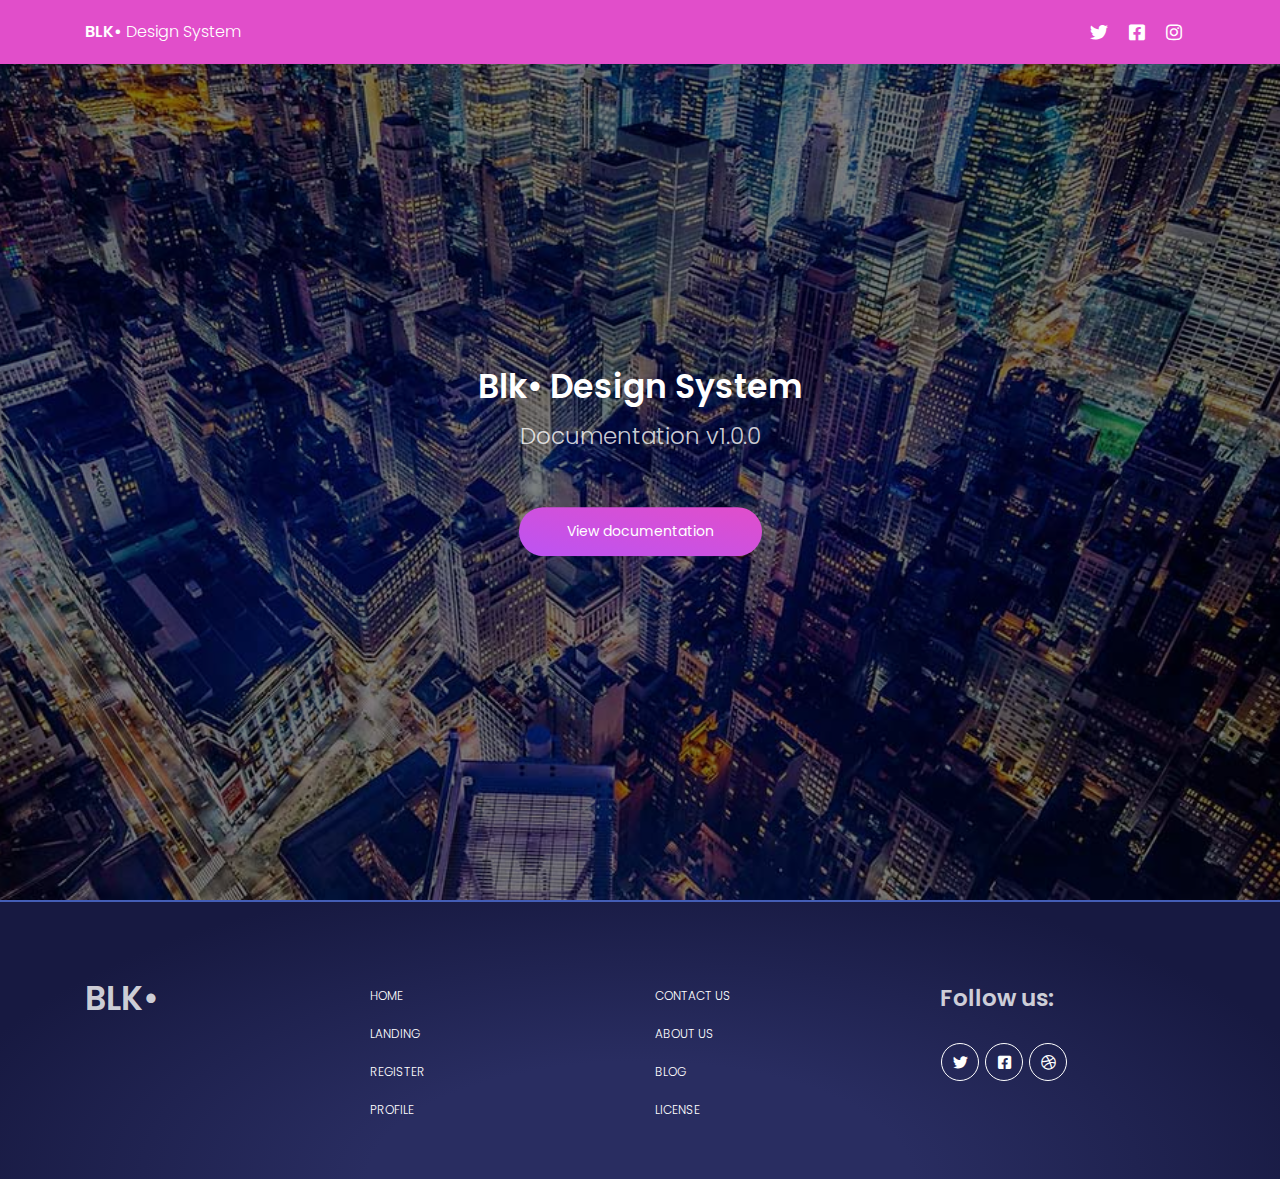
<file: docs/documentation.html>
<!DOCTYPE html>
<html lang="en">

<head>
  <meta charset="utf-8" />
  <meta name="viewport" content="width=device-width, initial-scale=1, shrink-to-fit=no">
  <link rel="apple-touch-icon" sizes="76x76" href="../assets/img/apple-icon.png">
  <link rel="icon" type="image/png" href="../assets/img/favicon.png">
  <title>
    Components Documentation - Blk• Design System by Creative Tim
  </title>
  <!--     Fonts and icons     -->
  <link href="https://fonts.googleapis.com/css?family=Poppins:200,300,400,600,700,800" rel="stylesheet" />
  <link href="https://use.fontawesome.com/releases/v5.0.6/css/all.css" rel="stylesheet">
  <!-- Nucleo Icons -->
  <link href="../assets/css/nucleo-icons.css" rel="stylesheet" />
  <!-- CSS Files -->
  <link href="../assets/css/blk-design-system.css?v=1.0.0" rel="stylesheet" />
  <!-- CSS Just for demo purpose, don't include it in your project -->
  <link href="../assets/demo/demo.css" rel="stylesheet" />
</head>

<body class="offline-doc">
  <!-- Navbar -->
  <nav class="navbar navbar-expand-lg bg-primary fixed-top" color-on-scroll="100">
    <div class="container">
      <div class="navbar-translate">
        <a class="navbar-brand" href="https://demos.creative-tim.com/blk-design-system/index.html" rel="tooltip" title="Designed and Coded by Creative Tim" data-placement="bottom" target="_blank">
          <span>BLK•</span> Design System
        </a>
        <button class="navbar-toggler navbar-toggler" type="button" data-toggle="collapse" data-target="#navigation" aria-controls="navigation-index" aria-expanded="false" aria-label="Toggle navigation">
          <span class="navbar-toggler-bar bar1"></span>
          <span class="navbar-toggler-bar bar2"></span>
          <span class="navbar-toggler-bar bar3"></span>
        </button>
      </div>
      <div class="collapse navbar-collapse justify-content-end" id="navigation">
        <div class="navbar-collapse-header">
          <div class="row">
            <div class="col-6 collapse-brand">
              <a>
                BLK•
              </a>
            </div>
            <div class="col-6 collapse-close text-right">
              <button type="button" class="navbar-toggler" data-toggle="collapse" data-target="#navigation" aria-controls="navigation-index" aria-expanded="false" aria-label="Toggle navigation">
                <i class="tim-icons icon-simple-remove"></i>
              </button>
            </div>
          </div>
        </div>
        <ul class="navbar-nav">
          <li class="nav-item p-0">
            <a class="nav-link" rel="tooltip" title="Follow us on Twitter" data-placement="bottom" href="https://twitter.com/CreativeTim" target="_blank">
              <i class="fab fa-twitter"></i>
              <p class="d-lg-none d-xl-none">Twitter</p>
            </a>
          </li>
          <li class="nav-item p-0">
            <a class="nav-link" rel="tooltip" title="Like us on Facebook" data-placement="bottom" href="https://www.facebook.com/CreativeTim" target="_blank">
              <i class="fab fa-facebook-square"></i>
              <p class="d-lg-none d-xl-none">Facebook</p>
            </a>
          </li>
          <li class="nav-item p-0">
            <a class="nav-link" rel="tooltip" title="Follow us on Instagram" data-placement="bottom" href="https://www.instagram.com/CreativeTimOfficial" target="_blank">
              <i class="fab fa-instagram"></i>
              <p class="d-lg-none d-xl-none">Instagram</p>
            </a>
          </li>
        </ul>
      </div>
    </div>
  </nav>
  <!-- End Navbar -->
  <div class="page-header clear-filter">
    <div class="page-header-image" style="background-image: url('../assets/img/denys.jpg');"></div>
    <div class="content-center text-center">
      <div class="col-md-8 ml-auto mr-auto">
        <div class="brand">
          <h1 class="title">
            Blk• Design System
          </h1>
          <h3 class="description">Documentation v1.0.0</h3>
          <br/>
          <a href="https://demos.creative-tim.com/blk-design-system/docs/1.0/getting-started/overview.html" class="btn btn-primary btn-round btn-lg">View documentation</a>
        </div>
      </div>
    </div>
  </div>
  <footer class="footer">
    <div class="container">
      <div class="row">
        <div class="col-md-3">
          <h1 class="title">BLK•</h1>
        </div>
        <div class="col-md-3">
          <ul class="nav">
            <li class="nav-item">
              <a href="../index.html" class="nav-link">
                Home
              </a>
            </li>
            <li class="nav-item">
              <a href="../examples/landing-page.html" class="nav-link">
                Landing
              </a>
            </li>
            <li class="nav-item">
              <a href="../examples/register-page.html" class="nav-link">
                Register
              </a>
            </li>
            <li class="nav-item">
              <a href="../examples/profile-page.html" class="nav-link">
                Profile
              </a>
            </li>
          </ul>
        </div>
        <div class="col-md-3">
          <ul class="nav">
            <li class="nav-item">
              <a href="https://creative-tim.com/contact-us" class="nav-link">
                Contact Us
              </a>
            </li>
            <li class="nav-item">
              <a href="https://creative-tim.com/about-us" class="nav-link">
                About Us
              </a>
            </li>
            <li class="nav-item">
              <a href="https://creative-tim.com/blog" class="nav-link">
                Blog
              </a>
            </li>
            <li class="nav-item">
              <a href="https://opensource.org/licenses/MIT" class="nav-link">
                License
              </a>
            </li>
          </ul>
        </div>
        <div class="col-md-3">
          <h3 class="title">Follow us:</h3>
          <div class="btn-wrapper profile">
            <a target="_blank" href="https://twitter.com/creativetim" class="btn btn-icon btn-neutral btn-round btn-simple" data-toggle="tooltip" data-original-title="Follow us">
              <i class="fab fa-twitter"></i>
            </a>
            <a target="_blank" href="https://www.facebook.com/creativetim" class="btn btn-icon btn-neutral btn-round btn-simple" data-toggle="tooltip" data-original-title="Like us">
              <i class="fab fa-facebook-square"></i>
            </a>
            <a target="_blank" href="https://dribbble.com/creativetim" class="btn btn-icon btn-neutral  btn-round btn-simple" data-toggle="tooltip" data-original-title="Follow us">
              <i class="fab fa-dribbble"></i>
            </a>
          </div>
        </div>
      </div>
    </div>
  </footer>
  <!--   Core JS Files   -->
  <script src="../assets/js/core/jquery.min.js" type="text/javascript"></script>
  <script src="../assets/js/core/popper.min.js" type="text/javascript"></script>
  <script src="../assets/js/core/bootstrap.min.js" type="text/javascript"></script>
  <script src="../assets/js/plugins/perfect-scrollbar.jquery.min.js"></script>
  <!--  Plugin for Switches, full documentation here: http://www.jque.re/plugins/version3/bootstrap.switch/ -->
  <script src="../assets/js/plugins/bootstrap-switch.js"></script>
  <!--  Plugin for the Sliders, full documentation here: http://refreshless.com/nouislider/ -->
  <script src="../assets/js/plugins/nouislider.min.js" type="text/javascript"></script>
  <!-- Chart JS -->
  <script src="../assets/js/plugins/chartjs.min.js"></script>
  <!--  Plugin for the DatePicker, full documentation here: https://github.com/uxsolutions/bootstrap-datepicker -->
  <script src="../assets/js/plugins/moment.min.js"></script>
  <script src="../assets/js/plugins/bootstrap-datetimepicker.js" type="text/javascript"></script>
  <!-- Black Dashboard DEMO methods, don't include it in your project! -->
  <script src="../assets/demo/demo.js"></script>
  <!-- Control Center for Black UI Kit: parallax effects, scripts for the example pages etc -->
  <script src="../assets/js/blk-design-system.min.js?v=1.0.0" type="text/javascript"></script>
</body>

</html>
</file>
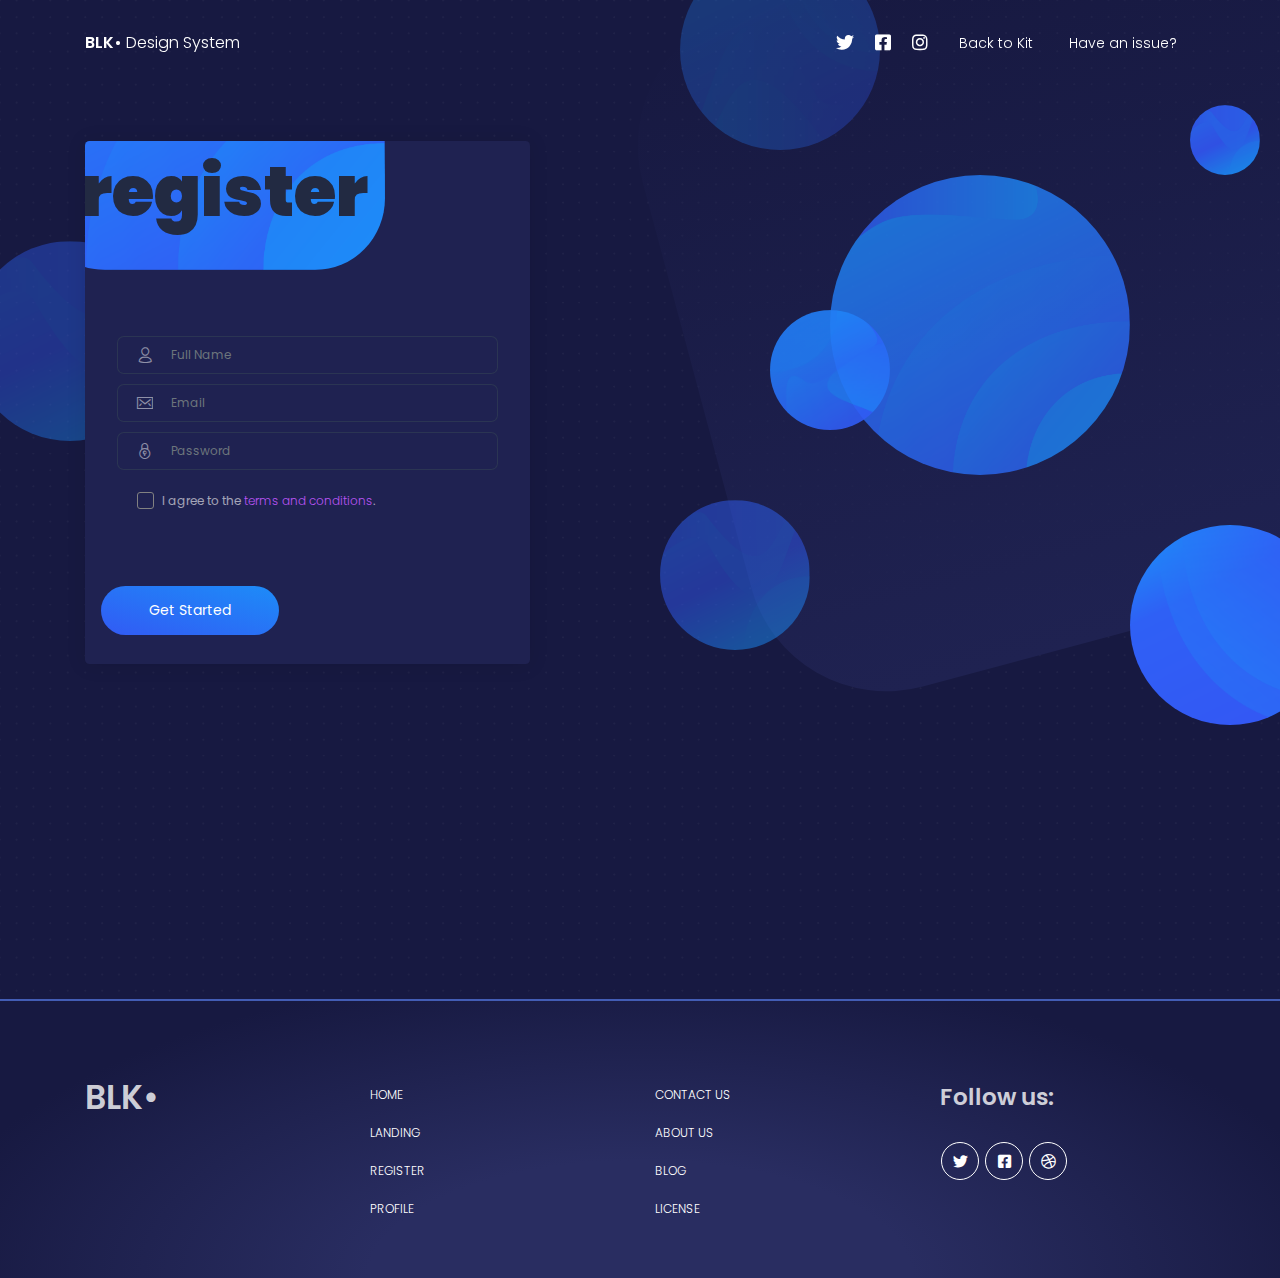
<file: examples/register-page.html>
<!DOCTYPE html>
<html lang="en">

<head>
  <meta charset="utf-8" />
  <meta name="viewport" content="width=device-width, initial-scale=1, shrink-to-fit=no">
  <link rel="apple-touch-icon" sizes="76x76" href="../assets/img/apple-icon.png">
  <link rel="icon" type="image/png" href="../assets/img/favicon.png">
  <title>
    Blk• Design System by Creative Tim
  </title>
  <!--     Fonts and icons     -->
  <link href="https://fonts.googleapis.com/css?family=Poppins:200,300,400,600,700,800" rel="stylesheet" />
  <link href="https://use.fontawesome.com/releases/v5.0.6/css/all.css" rel="stylesheet">
  <!-- Nucleo Icons -->
  <link href="../assets/css/nucleo-icons.css" rel="stylesheet" />
  <!-- CSS Files -->
  <link href="../assets/css/blk-design-system.css?v=1.0.0" rel="stylesheet" />
  <!-- CSS Just for demo purpose, don't include it in your project -->
  <link href="../assets/demo/demo.css" rel="stylesheet" />
</head>

<body class="register-page">
  <!-- Navbar -->
  <nav class="navbar navbar-expand-lg fixed-top navbar-transparent " color-on-scroll="100">
    <div class="container">
      <div class="navbar-translate">
        <a class="navbar-brand" href="https://demos.creative-tim.com/blk-design-system/index.html" rel="tooltip" title="Designed and Coded by Creative Tim" data-placement="bottom" target="_blank">
          <span>BLK•</span> Design System
        </a>
        <button class="navbar-toggler navbar-toggler" type="button" data-toggle="collapse" data-target="#navigation" aria-controls="navigation-index" aria-expanded="false" aria-label="Toggle navigation">
          <span class="navbar-toggler-bar bar1"></span>
          <span class="navbar-toggler-bar bar2"></span>
          <span class="navbar-toggler-bar bar3"></span>
        </button>
      </div>
      <div class="collapse navbar-collapse justify-content-end" id="navigation">
        <div class="navbar-collapse-header">
          <div class="row">
            <div class="col-6 collapse-brand">
              <a>
                BLK•
              </a>
            </div>
            <div class="col-6 collapse-close text-right">
              <button type="button" class="navbar-toggler" data-toggle="collapse" data-target="#navigation" aria-controls="navigation-index" aria-expanded="false" aria-label="Toggle navigation">
                <i class="tim-icons icon-simple-remove"></i>
              </button>
            </div>
          </div>
        </div>
        <ul class="navbar-nav">
          <li class="nav-item p-0">
            <a class="nav-link" rel="tooltip" title="Follow us on Twitter" data-placement="bottom" href="https://twitter.com/CreativeTim" target="_blank">
              <i class="fab fa-twitter"></i>
              <p class="d-lg-none d-xl-none">Twitter</p>
            </a>
          </li>
          <li class="nav-item p-0">
            <a class="nav-link" rel="tooltip" title="Like us on Facebook" data-placement="bottom" href="https://www.facebook.com/CreativeTim" target="_blank">
              <i class="fab fa-facebook-square"></i>
              <p class="d-lg-none d-xl-none">Facebook</p>
            </a>
          </li>
          <li class="nav-item p-0">
            <a class="nav-link" rel="tooltip" title="Follow us on Instagram" data-placement="bottom" href="https://www.instagram.com/CreativeTimOfficial" target="_blank">
              <i class="fab fa-instagram"></i>
              <p class="d-lg-none d-xl-none">Instagram</p>
            </a>
          </li>
          <li class="nav-item">
            <a class="nav-link" href="../index.html">Back to Kit</a>
          </li>
          <li class="nav-item">
            <a class="nav-link" href="https://github.com/creativetimofficial/blk-design-system/issues">Have an issue?</a>
          </li>
        </ul>
      </div>
    </div>
  </nav>
  <!-- End Navbar -->
  <div class="wrapper">
    <div class="page-header">
      <div class="page-header-image"></div>
      <div class="content">
        <div class="container">
          <div class="row">
            <div class="col-lg-5 col-md-6 offset-lg-0 offset-md-3">
              <div id="square7" class="square square-7"></div>
              <div id="square8" class="square square-8"></div>
              <div class="card card-register">
                <div class="card-header">
                  <img class="card-img" src="../assets/img/square1.png" alt="Card image">
                  <h4 class="card-title">Register</h4>
                </div>
                <div class="card-body">
                  <form class="form">
                    <div class="input-group">
                      <div class="input-group-prepend">
                        <div class="input-group-text">
                          <i class="tim-icons icon-single-02"></i>
                        </div>
                      </div>
                      <input type="text" class="form-control" placeholder="Full Name">
                    </div>
                    <div class="input-group">
                      <div class="input-group-prepend">
                        <div class="input-group-text">
                          <i class="tim-icons icon-email-85"></i>
                        </div>
                      </div>
                      <input type="text" placeholder="Email" class="form-control">
                    </div>
                    <div class="input-group">
                      <div class="input-group-prepend">
                        <div class="input-group-text">
                          <i class="tim-icons icon-lock-circle"></i>
                        </div>
                      </div>
                      <input type="text" class="form-control" placeholder="Password">
                    </div>
                    <div class="form-check text-left">
                      <label class="form-check-label">
                        <input class="form-check-input" type="checkbox">
                        <span class="form-check-sign"></span>
                        I agree to the
                        <a href="javascript:void(0)">terms and conditions</a>.
                      </label>
                    </div>
                  </form>
                </div>
                <div class="card-footer">
                  <a href="javascript:void(0)" class="btn btn-info btn-round btn-lg">Get Started</a>
                </div>
              </div>
            </div>
          </div>
          <div class="register-bg"></div>
          <div id="square1" class="square square-1"></div>
          <div id="square2" class="square square-2"></div>
          <div id="square3" class="square square-3"></div>
          <div id="square4" class="square square-4"></div>
          <div id="square5" class="square square-5"></div>
          <div id="square6" class="square square-6"></div>
        </div>
      </div>
    </div>
    <footer class="footer">
      <div class="container">
        <div class="row">
          <div class="col-md-3">
            <h1 class="title">BLK•</h1>
          </div>
          <div class="col-md-3">
            <ul class="nav">
              <li class="nav-item">
                <a href="../index.html" class="nav-link">
                  Home
                </a>
              </li>
              <li class="nav-item">
                <a href="../examples/landing-page.html" class="nav-link">
                  Landing
                </a>
              </li>
              <li class="nav-item">
                <a href="../examples/register-page.html" class="nav-link">
                  Register
                </a>
              </li>
              <li class="nav-item">
                <a href="../examples/profile-page.html" class="nav-link">
                  Profile
                </a>
              </li>
            </ul>
          </div>
          <div class="col-md-3">
            <ul class="nav">
              <li class="nav-item">
                <a href="https://creative-tim.com/contact-us" class="nav-link">
                  Contact Us
                </a>
              </li>
              <li class="nav-item">
                <a href="https://creative-tim.com/about-us" class="nav-link">
                  About Us
                </a>
              </li>
              <li class="nav-item">
                <a href="https://creative-tim.com/blog" class="nav-link">
                  Blog
                </a>
              </li>
              <li class="nav-item">
                <a href="https://opensource.org/licenses/MIT" class="nav-link">
                  License
                </a>
              </li>
            </ul>
          </div>
          <div class="col-md-3">
            <h3 class="title">Follow us:</h3>
            <div class="btn-wrapper profile">
              <a target="_blank" href="https://twitter.com/creativetim" class="btn btn-icon btn-neutral btn-round btn-simple" data-toggle="tooltip" data-original-title="Follow us">
                <i class="fab fa-twitter"></i>
              </a>
              <a target="_blank" href="https://www.facebook.com/creativetim" class="btn btn-icon btn-neutral btn-round btn-simple" data-toggle="tooltip" data-original-title="Like us">
                <i class="fab fa-facebook-square"></i>
              </a>
              <a target="_blank" href="https://dribbble.com/creativetim" class="btn btn-icon btn-neutral  btn-round btn-simple" data-toggle="tooltip" data-original-title="Follow us">
                <i class="fab fa-dribbble"></i>
              </a>
            </div>
          </div>
        </div>
      </div>
    </footer>
  </div>
  <!--   Core JS Files   -->
  <script src="../assets/js/core/jquery.min.js" type="text/javascript"></script>
  <script src="../assets/js/core/popper.min.js" type="text/javascript"></script>
  <script src="../assets/js/core/bootstrap.min.js" type="text/javascript"></script>
  <script src="../assets/js/plugins/perfect-scrollbar.jquery.min.js"></script>
  <!--  Plugin for Switches, full documentation here: http://www.jque.re/plugins/version3/bootstrap.switch/ -->
  <script src="../assets/js/plugins/bootstrap-switch.js"></script>
  <!--  Plugin for the Sliders, full documentation here: http://refreshless.com/nouislider/ -->
  <script src="../assets/js/plugins/nouislider.min.js" type="text/javascript"></script>
  <!-- Chart JS -->
  <script src="../assets/js/plugins/chartjs.min.js"></script>
  <!--  Plugin for the DatePicker, full documentation here: https://github.com/uxsolutions/bootstrap-datepicker -->
  <script src="../assets/js/plugins/moment.min.js"></script>
  <script src="../assets/js/plugins/bootstrap-datetimepicker.js" type="text/javascript"></script>
  <!-- Black Dashboard DEMO methods, don't include it in your project! -->
  <script src="../assets/demo/demo.js"></script>
  <!-- Control Center for Black UI Kit: parallax effects, scripts for the example pages etc -->
  <script src="../assets/js/blk-design-system.min.js?v=1.0.0" type="text/javascript"></script>
</body>

</html>
</file>
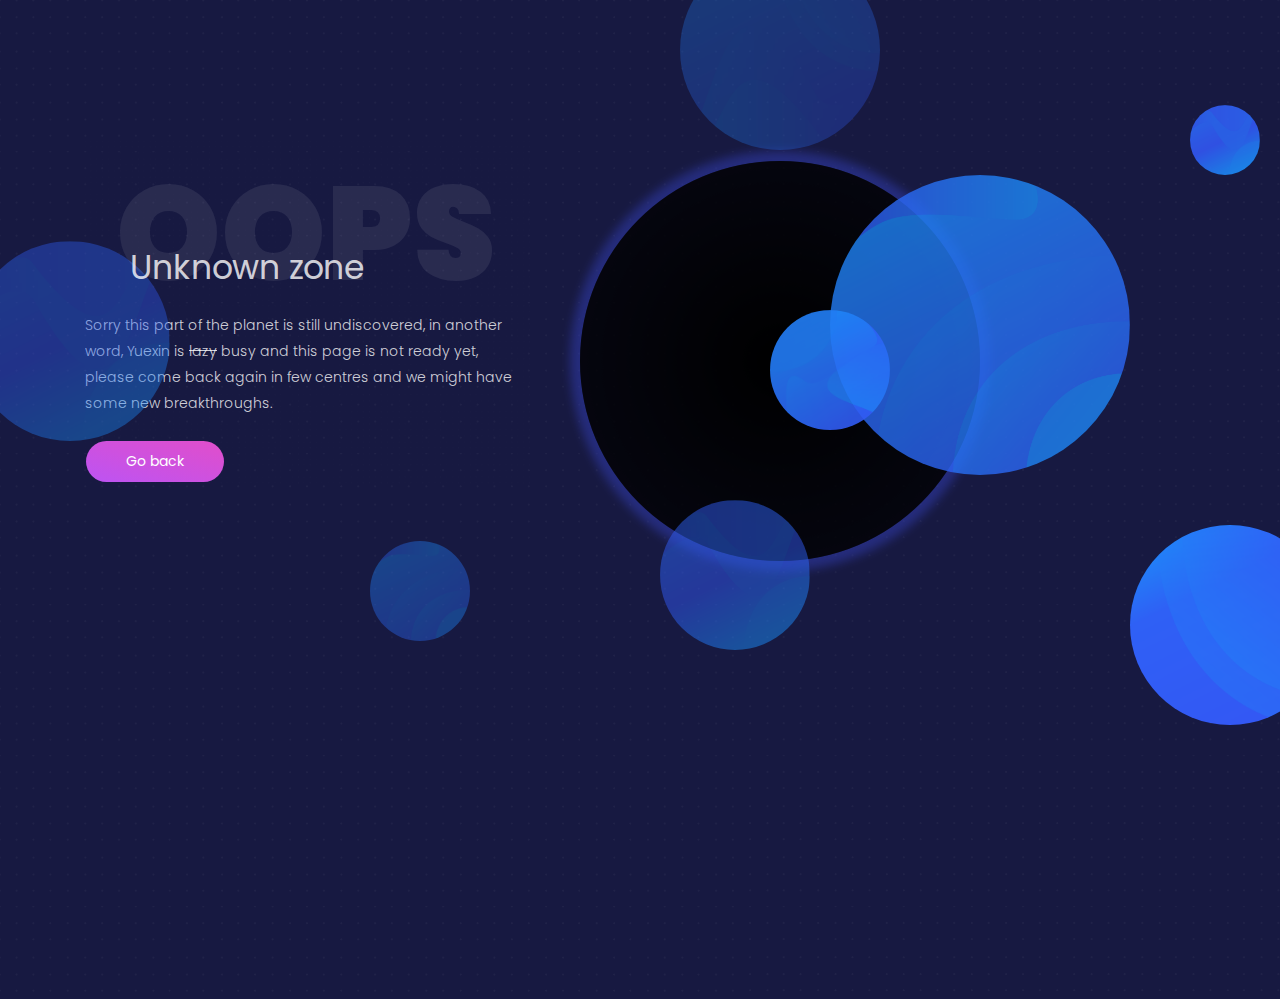
<file: examples/temperary.html>
<html lang="en">

<head>
  <meta charset="utf-8" />
  <meta name="viewport" content="width=device-width, initial-scale=1, shrink-to-fit=no">
  <link rel="apple-touch-icon" sizes="76x76" href="../assets/img/apple-icon.png">
  <link rel="icon" type="image/png" href="../assets/img/favicon.png">
  <title>
    Unknown zone </title>
  <!--     Fonts and icons     -->
  <link href="https://fonts.googleapis.com/css?family=Poppins:200,300,400,600,700,800" rel="stylesheet" />
  <link href="https://use.fontawesome.com/releases/v5.0.6/css/all.css" rel="stylesheet">
  <!-- Nucleo Icons -->
  <link href="../assets/css/nucleo-icons.css" rel="stylesheet" />
  <!-- CSS Files -->
  <link href="../assets/css/blk-design-system.css?v=1.0.0" rel="stylesheet" />
  <!-- CSS Just for demo purpose, don't include it in your project -->
  <link href="../assets/demo/demo.css" rel="stylesheet" />
</head>

<body>
  <div class="register-page page-header">
    <div class="wrapper">
      <div class="page-header">
        <div class="page-header-image"></div>
        <div class="content">
          <div class="container">
            <div class="row">
              <div class="col-lg-5 col-md-6 offset-lg-0 offset-md-3">
                <div id="square7" class="square square-7"></div>
                <div id="square8" class="square square-8"></div>
                <div class="profile-page">
                  <h1 class="profile-title text-left">Unknown zone</h1>
                  <h5 class="text-on-back">OOPS</h5>
                  <p class="profile-description text-left">Sorry this part of the planet is still undiscovered, in another word, Yuexin is <del>lazy</del> busy and this page is not ready yet, please come back again in few centres and we might have some new breakthroughs.</p>
                  <div class="btn-wrapper pt-3 text-left">
                  <a class="btn btn-primary btn-round" onclick="javascript:history.back()" role="button" >Go back</a> 
                  </div>
                </div>
              </div>
              <div class="col-md-6">
                <img class="d-block" src="../assets/img/Oval.png">
              </div>
            <div id="square1" class="square square-1"></div>
            <div id="square2" class="square square-2"></div>
            <div id="square3" class="square square-3"></div>
            <div id="square4" class="square square-4"></div>
            <div id="square5" class="square square-5"></div>
            <div id="square6" class="square square-6"></div>
          </div>
          </div>
        </div>
      </div>
    </div>
  </div>




<script src="../assets/js/core/jquery.min.js" type="text/javascript"></script>
<script src="../assets/js/core/popper.min.js" type="text/javascript"></script>
<script src="../assets/js/core/bootstrap.min.js" type="text/javascript"></script>
<script src="../assets/js/plugins/perfect-scrollbar.jquery.min.js"></script>
<!--  Plugin for Switches, full documentation here: http://www.jque.re/plugins/version3/bootstrap.switch/ -->
<script src="../assets/js/plugins/bootstrap-switch.js"></script>
<!--  Plugin for the Sliders, full documentation here: http://refreshless.com/nouislider/ -->
<script src="../assets/js/plugins/nouislider.min.js" type="text/javascript"></script>
<!-- Chart JS -->
<script src="../assets/js/plugins/chartjs.min.js"></script>
<!--  Plugin for the DatePicker, full documentation here: https://github.com/uxsolutions/bootstrap-datepicker -->
<script src="../assets/js/plugins/moment.min.js"></script>
<script src="../assets/js/plugins/bootstrap-datetimepicker.js" type="text/javascript"></script>
<!-- Black Dashboard DEMO methods, don't include it in your project! -->
<script src="../assets/demo/demo.js"></script>
<!-- Control Center for Black UI Kit: parallax effects, scripts for the example pages etc -->
<script src="../assets/js/blk-design-system.min.js?v=1.0.0" type="text/javascript"></script>
</body>

</html>
</file>
<file: assets/css/nucleo-icons.css>
/* --------------------------------

Nucleo Outline Web Font - nucleoapp.com/
License - nucleoapp.com/license/
Created using IcoMoon - icomoon.io

-------------------------------- */

@font-face {
  font-family: 'Nucleo';
  src: url('../fonts/nucleo.eot');
  src: url('../fonts/nucleo.eot') format('embedded-opentype'), url('../fonts/nucleo.woff2') format('woff2'), url('../fonts/nucleo.woff') format('woff'), url('../fonts/nucleo.ttf') format('truetype'), url('../fonts/nucleo.svg') format('svg');
  font-weight: normal;
  font-style: normal;
}

/*------------------------
	base class definition
-------------------------*/

.tim-icons {
  display: inline-block;
  font: normal normal normal 1em/1 'Nucleo';
  vertical-align: middle;
  speak: none;
  text-transform: none;
  /* Better Font Rendering */
  -webkit-font-smoothing: antialiased;
  -moz-osx-font-smoothing: grayscale;
}

.font-icon-detail {
  text-align: center;
  padding: 45px 0 30px;
  border: 1px solid #e44cc4;
  border-radius: .1875rem;
  margin: 15px 0;
  min-height: 168px;
}

.font-icon-detail i {
  color: #FFFFFF;
  font-size: 1.5em;
}

.font-icon-detail p {
  color: #e44cc4 !important;
  margin-top: 30px;
  padding: 0 10px;
  font-size: .7142em;
}

/*------------------------
  change icon size
-------------------------*/

.tim-icons-sm {
  font-size: 0.8em;
}

.tim-icons-lg {
  font-size: 1.2em;
}

/* absolute units */

.tim-icons-16 {
  font-size: 16px;
}

.tim-icons-32 {
  font-size: 32px;
}

/*----------------------------------
  add a square/circle background
-----------------------------------*/

.tim-icons-bg-square,
.tim-icons-bg-circle {
  padding: 0.35em;
}

.tim-icons-bg-circle {
  border-radius: 50%;
}

/*------------------------
  list icons
-------------------------*/

/*------------------------
  spinning icons
-------------------------*/

.tim-icons-is-spinning {
  -webkit-animation: tim-icons-spin 2s infinite linear;
  -moz-animation: tim-icons-spin 2s infinite linear;
  animation: tim-icons-spin 2s infinite linear;
}

@-webkit-keyframes tim-icons-spin {
  0% {
    -webkit-transform: rotate(0deg);
  }
  100% {
    -webkit-transform: rotate(360deg);
  }
}

@-moz-keyframes tim-icons-spin {
  0% {
    -moz-transform: rotate(0deg);
  }
  100% {
    -moz-transform: rotate(360deg);
  }
}

@keyframes tim-icons-spin {
  0% {
    -webkit-transform: rotate(0deg);
    -moz-transform: rotate(0deg);
    -ms-transform: rotate(0deg);
    -o-transform: rotate(0deg);
    transform: rotate(0deg);
  }
  100% {
    -webkit-transform: rotate(360deg);
    -moz-transform: rotate(360deg);
    -ms-transform: rotate(360deg);
    -o-transform: rotate(360deg);
    transform: rotate(360deg);
  }
}

/*------------------------
  rotated/flipped icons
-------------------------*/

/*------------------------
	icons
-------------------------*/

.icon-alert-circle-exc::before {
  content: "\ea02";
}

.icon-align-center::before {
  content: "\ea03";
}

.icon-align-left-2::before {
  content: "\ea04";
}

.icon-app::before {
  content: "\ea05";
}

.icon-atom::before {
  content: "\ea06";
}

.icon-attach-87::before {
  content: "\ea07";
}

.icon-badge::before {
  content: "\ea08";
}

.icon-bag-16::before {
  content: "\ea09";
}

.icon-bank::before {
  content: "\ea0a";
}

.icon-basket-simple::before {
  content: "\ea0b";
}

.icon-bell-55::before {
  content: "\ea0c";
}

.icon-bold::before {
  content: "\ea0d";
}

.icon-book-bookmark::before {
  content: "\ea0e";
}

.icon-bulb-63::before {
  content: "\ea0f";
}

.icon-bullet-list-67::before {
  content: "\ea10";
}

.icon-bus-front-12::before {
  content: "\ea11";
}

.icon-button-pause::before {
  content: "\ea12";
}

.icon-button-power::before {
  content: "\ea13";
}

.icon-calendar-60::before {
  content: "\ea14";
}

.icon-camera-18::before {
  content: "\ea15";
}

.icon-caps-small::before {
  content: "\ea16";
}

.icon-cart::before {
  content: "\ea17";
}

.icon-chart-bar-32::before {
  content: "\ea18";
}

.icon-chart-pie-36::before {
  content: "\ea19";
}

.icon-chat-33::before {
  content: "\ea1a";
}

.icon-check-2::before {
  content: "\ea1b";
}

.icon-cloud-download-93::before {
  content: "\ea1c";
}

.icon-cloud-upload-94::before {
  content: "\ea1d";
}

.icon-coins::before {
  content: "\ea1e";
}

.icon-compass-05::before {
  content: "\ea1f";
}

.icon-controller::before {
  content: "\ea20";
}

.icon-credit-card::before {
  content: "\ea21";
}

.icon-delivery-fast::before {
  content: "\ea22";
}

.icon-double-left::before {
  content: "\ea23";
}

.icon-double-right::before {
  content: "\ea24";
}

.icon-email-85::before {
  content: "\ea25";
}

.icon-gift-2::before {
  content: "\ea26";
}

.icon-globe-2::before {
  content: "\ea27";
}

.icon-headphones::before {
  content: "\ea28";
}

.icon-heart-2::before {
  content: "\ea29";
}

.icon-html5::before {
  content: "\ea2a";
}

.icon-image-02::before {
  content: "\ea2b";
}

.icon-istanbul::before {
  content: "\ea2c";
}

.icon-key-25::before {
  content: "\ea2d";
}

.icon-laptop::before {
  content: "\ea2e";
}

.icon-light-3::before {
  content: "\ea2f";
}

.icon-link-72::before {
  content: "\ea30";
}

.icon-lock-circle::before {
  content: "\ea31";
}

.icon-map-big::before {
  content: "\ea32";
}

.icon-minimal-down::before {
  content: "\ea33";
}

.icon-minimal-left::before {
  content: "\ea34";
}

.icon-minimal-right::before {
  content: "\ea35";
}

.icon-minimal-up::before {
  content: "\ea36";
}

.icon-mobile::before {
  content: "\ea37";
}

.icon-molecule-40::before {
  content: "\ea38";
}

.icon-money-coins::before {
  content: "\ea39";
}

.icon-notes::before {
  content: "\ea3a";
}

.icon-palette::before {
  content: "\ea3b";
}

.icon-paper::before {
  content: "\ea3c";
}

.icon-pencil::before {
  content: "\ea3d";
}

.icon-pin::before {
  content: "\ea3e";
}

.icon-planet::before {
  content: "\ea3f";
}

.icon-puzzle-10::before {
  content: "\ea40";
}

.icon-satisfied::before {
  content: "\ea41";
}

.icon-scissors::before {
  content: "\ea42";
}

.icon-send::before {
  content: "\ea43";
}

.icon-settings-gear-63::before {
  content: "\ea44";
}

.icon-settings::before {
  content: "\ea45";
}

.icon-simple-add::before {
  content: "\ea46";
}

.icon-simple-delete::before {
  content: "\ea47";
}

.icon-simple-remove::before {
  content: "\ea48";
}

.icon-single-02::before {
  content: "\ea49";
}

.icon-single-copy-04::before {
  content: "\ea4a";
}

.icon-sound-wave::before {
  content: "\ea4b";
}

.icon-spaceship::before {
  content: "\ea4c";
}

.icon-square-pin::before {
  content: "\ea4d";
}

.icon-support-17::before {
  content: "\ea4e";
}

.icon-tablet-2::before {
  content: "\ea4f";
}

.icon-tag::before {
  content: "\ea50";
}

.icon-tap-02::before {
  content: "\ea51";
}

.icon-tie-bow::before {
  content: "\ea52";
}

.icon-time-alarm::before {
  content: "\ea53";
}

.icon-trash-simple::before {
  content: "\ea54";
}

.icon-triangle-right-17::before {
  content: "\ea55";
}

.icon-trophy::before {
  content: "\ea56";
}

.icon-tv-2::before {
  content: "\ea57";
}

.icon-upload::before {
  content: "\ea58";
}

.icon-user-run::before {
  content: "\ea59";
}

.icon-vector::before {
  content: "\ea5a";
}

.icon-video-66::before {
  content: "\ea5b";
}

.icon-volume-98::before {
  content: "\ea5c";
}

.icon-wallet-43::before {
  content: "\ea5d";
}

.icon-watch-time::before {
  content: "\ea5e";
}

.icon-wifi::before {
  content: "\ea5f";
}

.icon-world::before {
  content: "\ea60";
}

.icon-zoom-split::before {
  content: "\ea61";
}

.icon-refresh-01::before {
  content: "\ea62";
}

.icon-refresh-02::before {
  content: "\ea63";
}

.icon-shape-star::before {
  content: "\ea64";
}

.icon-components::before {
  content: "\ea65";
}
</file>
